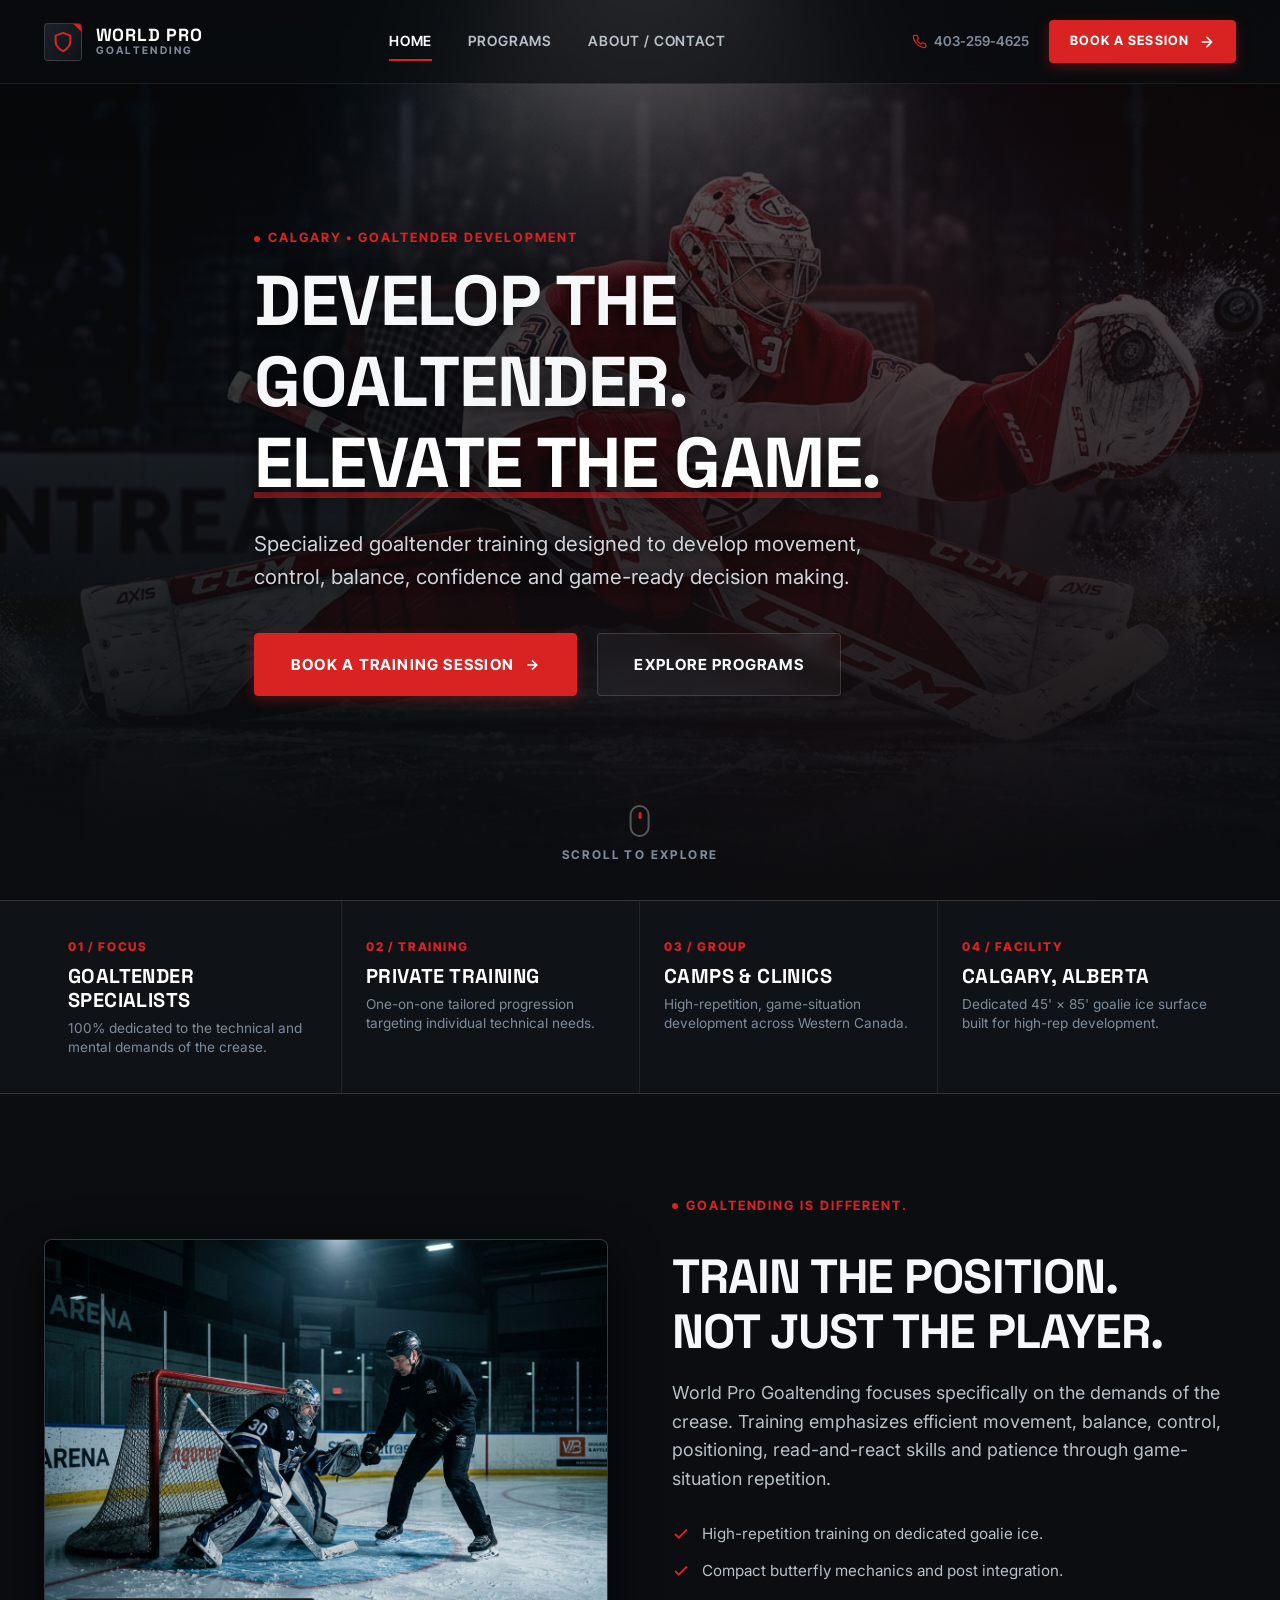
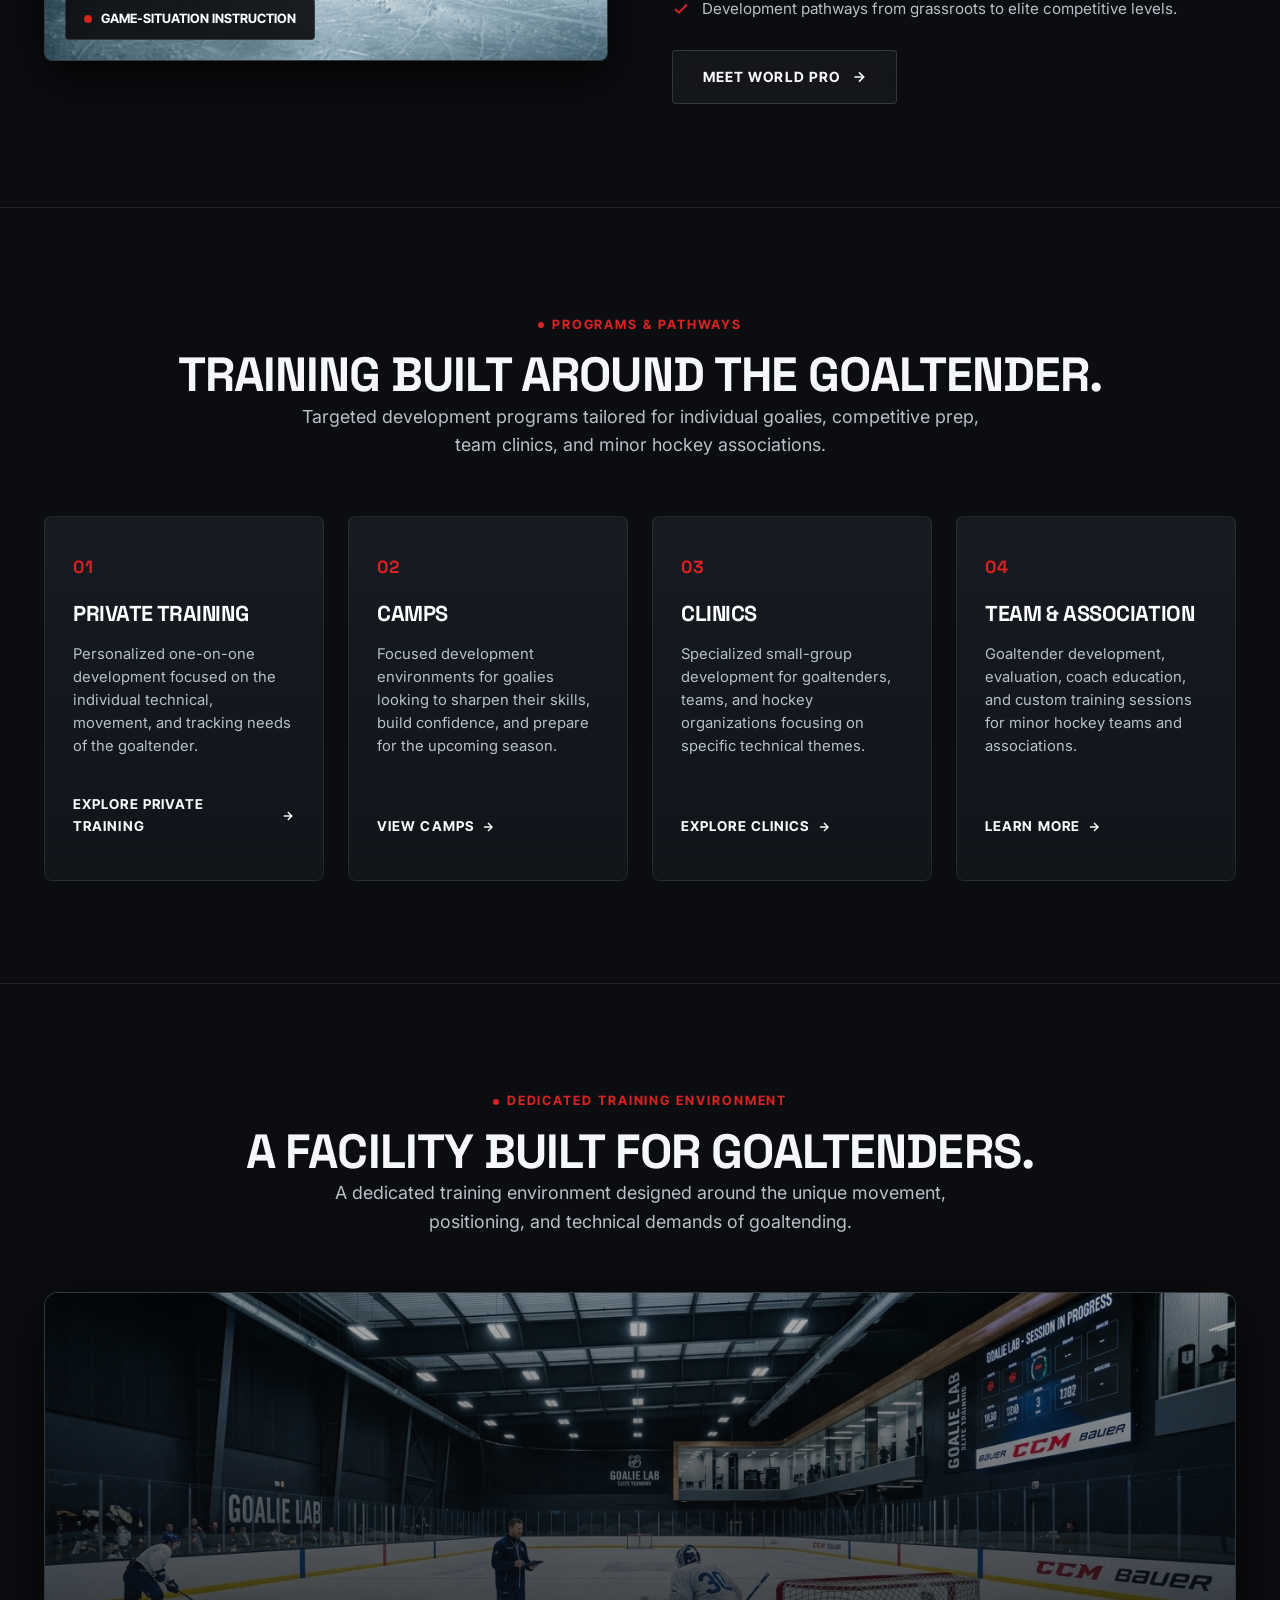
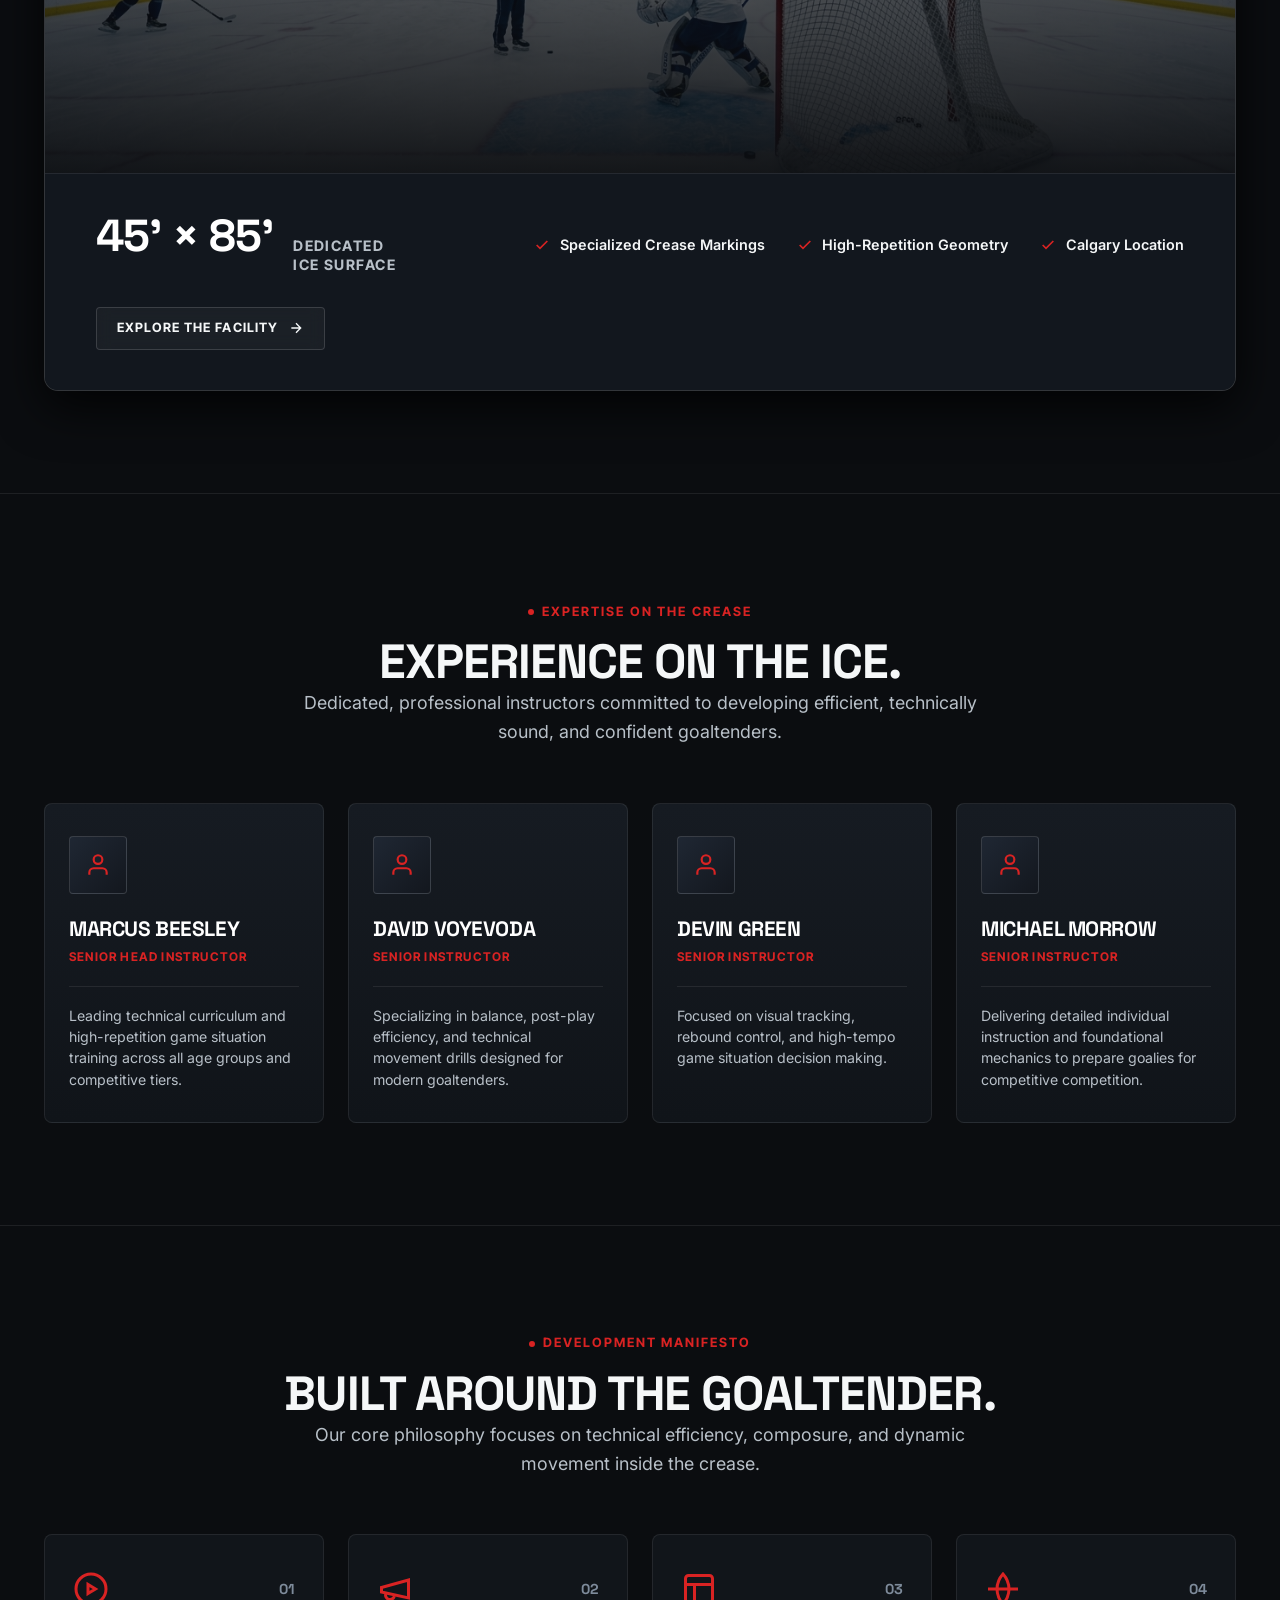
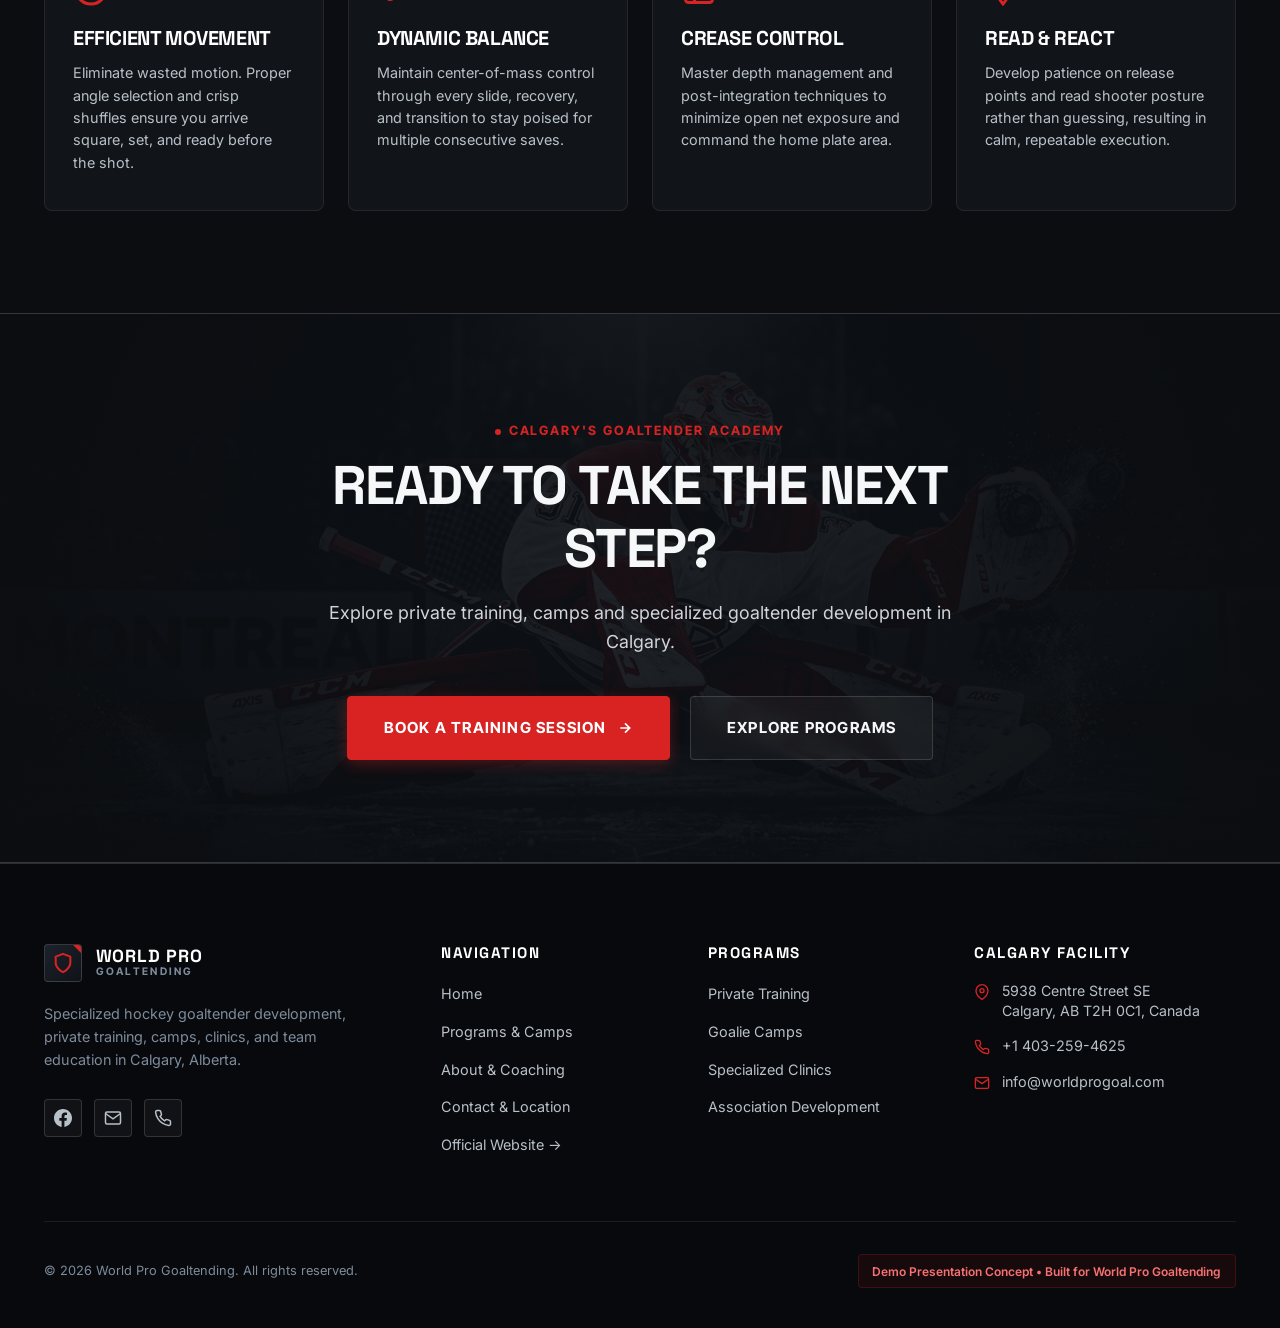
<file: index.html>
<!DOCTYPE html>
<html lang="en">
<head>
  <meta charset="UTF-8">
  <meta name="viewport" content="width=device-width, initial-scale=1.0">
  <title>World Pro Goaltending | Goalie Training in Calgary</title>
  <meta name="description" content="Specialized goaltender training, camps and development programs in Calgary, Alberta for goalies of all skill levels. Focused on efficiency, balance, and game-situation movement.">
  <meta name="keywords" content="World Pro Goaltending, Calgary goalie training, hockey goaltender camps, private goalie lessons Calgary, goalie development Alberta">
  <meta name="author" content="World Pro Goaltending">
  
  <!-- Open Graph Meta -->
  <meta property="og:title" content="World Pro Goaltending | Goalie Training in Calgary">
  <meta property="og:description" content="Specialized goaltender training, camps and development programs in Calgary, Alberta for goalies of all skill levels.">
  <meta property="og:type" content="website">
  <meta property="og:url" content="https://worldprogoal.com/">
  <meta property="og:image" content="./assets/images/hero-goalie.jpg">

  <!-- Google Fonts -->
  <link rel="preconnect" href="https://fonts.googleapis.com">
  <link rel="preconnect" href="https://fonts.gstatic.com" crossorigin>
  <link href="https://fonts.googleapis.com/css2?family=Inter:wght@400;500;600;700&family=Inter+Tight:wght@600;700;800&family=Space+Grotesk:wght@700;800&display=swap" rel="stylesheet">

  <!-- Stylesheet -->
  <link rel="stylesheet" href="./assets/css/style.css">
</head>
<body>

  <!-- ==================== HEADER & NAVIGATION ==================== -->
  <header class="site-header" role="banner">
    <div class="container header-container">
      <!-- Brand Logo -->
      <a href="index.html" class="brand-logo" aria-label="World Pro Goaltending Homepage">
        <div class="brand-icon" aria-hidden="true">
          <svg width="22" height="22" viewBox="0 0 24 24" fill="none" stroke="currentColor" stroke-width="2.2" stroke-linecap="round" stroke-linejoin="round">
            <path d="M12 22s8-4 8-10V5l-8-3-8 3v7c0 6 8 10 8 10z"/>
          </svg>
        </div>
        <div class="brand-text-wrapper">
          <span class="brand-text-main">World Pro</span>
          <span class="brand-text-sub">Goaltending</span>
        </div>
      </a>

      <!-- Desktop Navigation -->
      <nav class="nav-menu-desktop" aria-label="Main Navigation">
        <a href="index.html" class="nav-link active" aria-current="page">Home</a>
        <a href="programs.html" class="nav-link">Programs</a>
        <a href="about.html" class="nav-link">About / Contact</a>
      </nav>

      <!-- Header CTAs -->
      <div class="header-cta-group">
        <a href="tel:+14032594625" class="header-phone-link" aria-label="Call World Pro Goaltending at +1 403-259-4625">
          <svg viewBox="0 0 24 24" fill="none" stroke="currentColor" stroke-width="2" stroke-linecap="round" stroke-linejoin="round">
            <path d="M22 16.92v3a2 2 0 0 1-2.18 2 19.79 19.79 0 0 1-8.63-3.07 19.5 19.5 0 0 1-6-6 19.79 19.79 0 0 1-3.07-8.67A2 2 0 0 1 4.11 2h3a2 2 0 0 1 2 1.72 12.84 12.84 0 0 0 .7 2.81 2 2 0 0 1-.45 2.11L8.09 9.91a16 16 0 0 0 6 6l1.27-1.27a2 2 0 0 1 2.11-.45 12.84 12.84 0 0 0 2.81.7A2 2 0 0 1 22 16.92z"/>
          </svg>
          <span>403-259-4625</span>
        </a>
        <button type="button" class="btn btn-primary btn-sm js-open-booking" data-open-modal="booking">
          <span>Book a Session</span>
          <svg viewBox="0 0 24 24" fill="none" stroke="currentColor" stroke-width="2.5" stroke-linecap="round" stroke-linejoin="round">
            <path d="M5 12h14M12 5l7 7-7 7"/>
          </svg>
        </button>
      </div>

      <!-- Mobile Hamburger Button -->
      <button type="button" class="hamburger-btn" aria-label="Toggle mobile menu" aria-expanded="false">
        <span class="hamburger-line"></span>
        <span class="hamburger-line"></span>
        <span class="hamburger-line"></span>
      </button>
    </div>
  </header>

  <!-- Mobile Navigation Drawer -->
  <div class="drawer-backdrop" aria-hidden="true"></div>
  <aside class="mobile-drawer" aria-label="Mobile Menu">
    <div class="mobile-nav-links">
      <a href="index.html" class="mobile-nav-link active">
        <span>Home</span>
        <svg viewBox="0 0 24 24" fill="none" stroke="currentColor" stroke-width="2"><path d="m9 18 6-6-6-6"/></svg>
      </a>
      <a href="programs.html" class="mobile-nav-link">
        <span>Programs</span>
        <svg viewBox="0 0 24 24" fill="none" stroke="currentColor" stroke-width="2"><path d="m9 18 6-6-6-6"/></svg>
      </a>
      <a href="about.html" class="mobile-nav-link">
        <span>About / Contact</span>
        <svg viewBox="0 0 24 24" fill="none" stroke="currentColor" stroke-width="2"><path d="m9 18 6-6-6-6"/></svg>
      </a>
    </div>

    <div class="mobile-drawer-footer">
      <a href="tel:+14032594625" class="mobile-contact-item">
        <svg viewBox="0 0 24 24" fill="none" stroke="currentColor" stroke-width="2"><path d="M22 16.92v3a2 2 0 0 1-2.18 2 19.79 19.79 0 0 1-8.63-3.07 19.5 19.5 0 0 1-6-6 19.79 19.79 0 0 1-3.07-8.67A2 2 0 0 1 4.11 2h3a2 2 0 0 1 2 1.72 12.84 12.84 0 0 0 .7 2.81 2 2 0 0 1-.45 2.11L8.09 9.91a16 16 0 0 0 6 6l1.27-1.27a2 2 0 0 1 2.11-.45 12.84 12.84 0 0 0 2.81.7A2 2 0 0 1 22 16.92z"/></svg>
        <span>+1 403-259-4625</span>
      </a>
      <a href="mailto:info@worldprogoal.com" class="mobile-contact-item">
        <svg viewBox="0 0 24 24" fill="none" stroke="currentColor" stroke-width="2"><path d="M4 4h16c1.1 0 2 .9 2 2v12c0 1.1-.9 2-2 2H4c-1.1 0-2-.9-2-2V6c0-1.1.9-2 2-2z"/><polyline points="22,6 12,13 2,6"/></svg>
        <span>info@worldprogoal.com</span>
      </a>
      <button type="button" class="btn btn-primary btn-full js-open-booking" data-open-modal="booking">
        <span>Book a Session</span>
      </button>
    </div>
  </aside>

  <!-- ==================== HERO SECTION ==================== -->
  <section class="hero-home" aria-label="Hero Section">
    <div class="hero-bg-container">
      <img src="./assets/images/hero-goalie.jpg" alt="Hockey goaltender making an explosive athletic save on ice with cool arena lighting" class="hero-bg-image" loading="eager">
    </div>
    <div class="hero-overlay"></div>
    <div class="hero-overlay-radial"></div>

    <div class="container hero-content">
      <div class="eyebrow">Calgary • Goaltender Development</div>
      <h1 class="hero-headline">
        Develop The Goaltender.<br>
        <span class="highlight">Elevate The Game.</span>
      </h1>
      <p class="hero-subtext">
        Specialized goaltender training designed to develop movement, control, balance, confidence and game-ready decision making.
      </p>
      <div class="hero-cta-group">
        <button type="button" class="btn btn-primary btn-lg js-open-booking" data-open-modal="booking">
          <span>Book a Training Session</span>
          <svg viewBox="0 0 24 24" fill="none" stroke="currentColor" stroke-width="2.5"><path d="M5 12h14M12 5l7 7-7 7"/></svg>
        </button>
        <a href="programs.html" class="btn btn-secondary btn-lg">
          <span>Explore Programs</span>
        </a>
      </div>
    </div>

    <a href="#positioning" class="scroll-indicator" aria-label="Scroll to positioning section">
      <div class="mouse-icon">
        <div class="mouse-wheel"></div>
      </div>
      <span>Scroll To Explore</span>
    </a>
  </section>

  <!-- ==================== SECTION 3: TRUST / POSITIONING BAR ==================== -->
  <section id="positioning" class="trust-bar" aria-label="World Pro Positioning Highlights">
    <div class="container">
      <div class="trust-grid">
        <div class="trust-item">
          <span class="trust-num">01 / Focus</span>
          <h2 class="trust-title">Goaltender Specialists</h2>
          <p class="trust-desc">100% dedicated to the technical and mental demands of the crease.</p>
        </div>
        <div class="trust-item">
          <span class="trust-num">02 / Training</span>
          <h2 class="trust-title">Private Training</h2>
          <p class="trust-desc">One-on-one tailored progression targeting individual technical needs.</p>
        </div>
        <div class="trust-item">
          <span class="trust-num">03 / Group</span>
          <h2 class="trust-title">Camps & Clinics</h2>
          <p class="trust-desc">High-repetition, game-situation development across Western Canada.</p>
        </div>
        <div class="trust-item">
          <span class="trust-num">04 / Facility</span>
          <h2 class="trust-title">Calgary, Alberta</h2>
          <p class="trust-desc">Dedicated 45' × 85' goalie ice surface built for high-rep development.</p>
        </div>
      </div>
    </div>
  </section>

  <!-- ==================== SECTION 4: INTRODUCTION (SPLIT SCREEN) ==================== -->
  <section class="section-spacing" aria-label="About World Pro Goaltending">
    <div class="container">
      <div class="split-grid">
        <div class="split-image-card">
          <img src="./assets/images/coach-training.jpg" alt="World Pro goaltender coach instructing a goalie in the crease during on-ice practice" loading="lazy">
          <div class="split-image-badge">
            <span class="dot"></span>
            <span>Game-Situation Instruction</span>
          </div>
        </div>
        <div class="split-content">
          <div class="eyebrow">Goaltending is Different.</div>
          <h2>Train the Position.<br>Not Just the Player.</h2>
          <p class="lead-text">
            World Pro Goaltending focuses specifically on the demands of the crease. Training emphasizes efficient movement, balance, control, positioning, read-and-react skills and patience through game-situation repetition.
          </p>
          <div class="feature-list">
            <div class="feature-list-item">
              <svg viewBox="0 0 24 24" fill="none" stroke="currentColor" stroke-width="2.5"><polyline points="20 6 9 17 4 12"/></svg>
              <span>High-repetition training on dedicated goalie ice.</span>
            </div>
            <div class="feature-list-item">
              <svg viewBox="0 0 24 24" fill="none" stroke="currentColor" stroke-width="2.5"><polyline points="20 6 9 17 4 12"/></svg>
              <span>Compact butterfly mechanics and post integration.</span>
            </div>
            <div class="feature-list-item">
              <svg viewBox="0 0 24 24" fill="none" stroke="currentColor" stroke-width="2.5"><polyline points="20 6 9 17 4 12"/></svg>
              <span>Development pathways from grassroots to elite competitive levels.</span>
            </div>
          </div>
          <div>
            <a href="about.html" class="btn btn-secondary">
              <span>Meet World Pro</span>
              <svg viewBox="0 0 24 24" fill="none" stroke="currentColor" stroke-width="2.5"><path d="M5 12h14M12 5l7 7-7 7"/></svg>
            </a>
          </div>
        </div>
      </div>
    </div>
  </section>

  <!-- ==================== SECTION 5: PROGRAMS PREVIEW ==================== -->
  <section class="section-spacing section-divider" aria-label="Development Programs">
    <div class="container">
      <div class="text-center">
        <div class="eyebrow">Programs & Pathways</div>
        <h2>Training Built Around The Goaltender.</h2>
        <p class="lead-text">
          Targeted development programs tailored for individual goalies, competitive prep, team clinics, and minor hockey associations.
        </p>
      </div>

      <div class="programs-grid">
        <!-- 01 Private Training -->
        <div class="program-card">
          <div>
            <div class="program-card-num">01</div>
            <h3 class="program-card-title">Private Training</h3>
            <p class="program-card-desc">
              Personalized one-on-one development focused on the individual technical, movement, and tracking needs of the goaltender.
            </p>
          </div>
          <a href="programs.html#private" class="btn-link">
            <span>Explore Private Training</span>
            <svg viewBox="0 0 24 24" fill="none" stroke="currentColor" stroke-width="2.5"><path d="M5 12h14M12 5l7 7-7 7"/></svg>
          </a>
        </div>

        <!-- 02 Camps -->
        <div class="program-card">
          <div>
            <div class="program-card-num">02</div>
            <h3 class="program-card-title">Camps</h3>
            <p class="program-card-desc">
              Focused development environments for goalies looking to sharpen their skills, build confidence, and prepare for the upcoming season.
            </p>
          </div>
          <a href="programs.html#camps" class="btn-link">
            <span>View Camps</span>
            <svg viewBox="0 0 24 24" fill="none" stroke="currentColor" stroke-width="2.5"><path d="M5 12h14M12 5l7 7-7 7"/></svg>
          </a>
        </div>

        <!-- 03 Clinics -->
        <div class="program-card">
          <div>
            <div class="program-card-num">03</div>
            <h3 class="program-card-title">Clinics</h3>
            <p class="program-card-desc">
              Specialized small-group development for goaltenders, teams, and hockey organizations focusing on specific technical themes.
            </p>
          </div>
          <a href="programs.html#clinics" class="btn-link">
            <span>Explore Clinics</span>
            <svg viewBox="0 0 24 24" fill="none" stroke="currentColor" stroke-width="2.5"><path d="M5 12h14M12 5l7 7-7 7"/></svg>
          </a>
        </div>

        <!-- 04 Team & Association Development -->
        <div class="program-card">
          <div>
            <div class="program-card-num">04</div>
            <h3 class="program-card-title">Team & Association</h3>
            <p class="program-card-desc">
              Goaltender development, evaluation, coach education, and custom training sessions for minor hockey teams and associations.
            </p>
          </div>
          <a href="programs.html#team-association" class="btn-link">
            <span>Learn More</span>
            <svg viewBox="0 0 24 24" fill="none" stroke="currentColor" stroke-width="2.5"><path d="M5 12h14M12 5l7 7-7 7"/></svg>
          </a>
        </div>
      </div>
    </div>
  </section>

  <!-- ==================== SECTION 6: FACILITY ==================== -->
  <section class="section-spacing section-divider" aria-label="Training Facility">
    <div class="container">
      <div class="text-center">
        <div class="eyebrow">Dedicated Training Environment</div>
        <h2>A Facility Built For Goaltenders.</h2>
        <p class="lead-text">
          A dedicated training environment designed around the unique movement, positioning, and technical demands of goaltending.
        </p>
      </div>

      <div class="facility-showcase-box">
        <div class="facility-image-wrapper">
          <img src="./assets/images/facility-rink.jpg" alt="Dedicated 45' x 85' goalie ice training surface at World Pro Goaltending facility" loading="lazy">
          <div class="facility-overlay"></div>
        </div>

        <div class="facility-info-bar">
          <div class="facility-stat-block">
            <div class="facility-stat-metric">45' × 85'</div>
            <div class="facility-stat-label">Dedicated<br><span class="red">Ice Surface</span></div>
          </div>

          <div class="facility-bullets">
            <div class="facility-bullet-item">
              <svg viewBox="0 0 24 24" fill="none" stroke="currentColor" stroke-width="2.5"><polyline points="20 6 9 17 4 12"/></svg>
              <span>Specialized Crease Markings</span>
            </div>
            <div class="facility-bullet-item">
              <svg viewBox="0 0 24 24" fill="none" stroke="currentColor" stroke-width="2.5"><polyline points="20 6 9 17 4 12"/></svg>
              <span>High-Repetition Geometry</span>
            </div>
            <div class="facility-bullet-item">
              <svg viewBox="0 0 24 24" fill="none" stroke="currentColor" stroke-width="2.5"><polyline points="20 6 9 17 4 12"/></svg>
              <span>Calgary Location</span>
            </div>
          </div>

          <div>
            <a href="about.html#facility" class="btn btn-secondary btn-sm">
              <span>Explore The Facility</span>
              <svg viewBox="0 0 24 24" fill="none" stroke="currentColor" stroke-width="2"><path d="M5 12h14M12 5l7 7-7 7"/></svg>
            </a>
          </div>
        </div>
      </div>
    </div>
  </section>

  <!-- ==================== SECTION 7: COACHING ==================== -->
  <section class="section-spacing section-divider" aria-label="Coaching Staff">
    <div class="container">
      <div class="text-center">
        <div class="eyebrow">Expertise On The Crease</div>
        <h2>Experience On The Ice.</h2>
        <p class="lead-text">
          Dedicated, professional instructors committed to developing efficient, technically sound, and confident goaltenders.
        </p>
      </div>

      <div class="coaches-grid">
        <!-- Marcus Beesley -->
        <div class="coach-card">
          <div class="coach-avatar-placeholder">
            <svg viewBox="0 0 24 24" fill="none" stroke="currentColor" stroke-width="2"><path d="M20 21v-2a4 4 0 0 0-4-4H8a4 4 0 0 0-4 4v2"/><circle cx="12" cy="7" r="4"/></svg>
          </div>
          <h3 class="coach-name">Marcus Beesley</h3>
          <span class="coach-role-badge">Senior Head Instructor</span>
          <p class="coach-bio">
            Leading technical curriculum and high-repetition game situation training across all age groups and competitive tiers.
          </p>
        </div>

        <!-- David Voyevoda -->
        <div class="coach-card">
          <div class="coach-avatar-placeholder">
            <svg viewBox="0 0 24 24" fill="none" stroke="currentColor" stroke-width="2"><path d="M20 21v-2a4 4 0 0 0-4-4H8a4 4 0 0 0-4 4v2"/><circle cx="12" cy="7" r="4"/></svg>
          </div>
          <h3 class="coach-name">David Voyevoda</h3>
          <span class="coach-role-badge">Senior Instructor</span>
          <p class="coach-bio">
            Specializing in balance, post-play efficiency, and technical movement drills designed for modern goaltenders.
          </p>
        </div>

        <!-- Devin Green -->
        <div class="coach-card">
          <div class="coach-avatar-placeholder">
            <svg viewBox="0 0 24 24" fill="none" stroke="currentColor" stroke-width="2"><path d="M20 21v-2a4 4 0 0 0-4-4H8a4 4 0 0 0-4 4v2"/><circle cx="12" cy="7" r="4"/></svg>
          </div>
          <h3 class="coach-name">Devin Green</h3>
          <span class="coach-role-badge">Senior Instructor</span>
          <p class="coach-bio">
            Focused on visual tracking, rebound control, and high-tempo game situation decision making.
          </p>
        </div>

        <!-- Michael Morrow -->
        <div class="coach-card">
          <div class="coach-avatar-placeholder">
            <svg viewBox="0 0 24 24" fill="none" stroke="currentColor" stroke-width="2"><path d="M20 21v-2a4 4 0 0 0-4-4H8a4 4 0 0 0-4 4v2"/><circle cx="12" cy="7" r="4"/></svg>
          </div>
          <h3 class="coach-name">Michael Morrow</h3>
          <span class="coach-role-badge">Senior Instructor</span>
          <p class="coach-bio">
            Delivering detailed individual instruction and foundational mechanics to prepare goalies for competitive competition.
          </p>
        </div>
      </div>
    </div>
  </section>

  <!-- ==================== SECTION 8: PHILOSOPHY & PILLARS ==================== -->
  <section class="section-spacing section-divider" aria-label="Development Philosophy">
    <div class="container">
      <div class="text-center">
        <div class="eyebrow">Development Manifesto</div>
        <h2>Built Around The Goaltender.</h2>
        <p class="lead-text">
          Our core philosophy focuses on technical efficiency, composure, and dynamic movement inside the crease.
        </p>
      </div>

      <div class="philosophy-grid">
        <!-- Pillar 1 -->
        <div class="pillar-card">
          <div class="pillar-header">
            <svg class="pillar-icon" viewBox="0 0 24 24" fill="none" stroke="currentColor" stroke-width="2"><circle cx="12" cy="12" r="10"/><path d="m10 15 5-3-5-3v6Z"/></svg>
            <span class="pillar-num">01</span>
          </div>
          <h3 class="pillar-title">Efficient Movement</h3>
          <p class="pillar-desc">
            Eliminate wasted motion. Proper angle selection and crisp shuffles ensure you arrive square, set, and ready before the shot.
          </p>
        </div>

        <!-- Pillar 2 -->
        <div class="pillar-card">
          <div class="pillar-header">
            <svg class="pillar-icon" viewBox="0 0 24 24" fill="none" stroke="currentColor" stroke-width="2"><path d="m3 11 18-5v12L3 14v-3z"/><path d="M11.6 16.8a3 3 0 1 1-5.8-1.6"/></svg>
            <span class="pillar-num">02</span>
          </div>
          <h3 class="pillar-title">Dynamic Balance</h3>
          <p class="pillar-desc">
            Maintain center-of-mass control through every slide, recovery, and transition to stay poised for multiple consecutive saves.
          </p>
        </div>

        <!-- Pillar 3 -->
        <div class="pillar-card">
          <div class="pillar-header">
            <svg class="pillar-icon" viewBox="0 0 24 24" fill="none" stroke="currentColor" stroke-width="2"><rect width="18" height="18" x="3" y="3" rx="2"/><path d="M3 9h18M9 21V9"/></svg>
            <span class="pillar-num">03</span>
          </div>
          <h3 class="pillar-title">Crease Control</h3>
          <p class="pillar-desc">
            Master depth management and post-integration techniques to minimize open net exposure and command the home plate area.
          </p>
        </div>

        <!-- Pillar 4 -->
        <div class="pillar-card">
          <div class="pillar-header">
            <svg class="pillar-icon" viewBox="0 0 24 24" fill="none" stroke="currentColor" stroke-width="2"><path d="M2 12h20M12 2a15.3 15.3 0 0 1 4 10 15.3 15.3 0 0 1-4 10 15.3 15.3 0 0 1-4-10 15.3 15.3 0 0 1 4-10z"/></svg>
            <span class="pillar-num">04</span>
          </div>
          <h3 class="pillar-title">Read & React</h3>
          <p class="pillar-desc">
            Develop patience on release points and read shooter posture rather than guessing, resulting in calm, repeatable execution.
          </p>
        </div>
      </div>
    </div>
  </section>

  <!-- ==================== SECTION 9: FINAL CTA BANNER ==================== -->
  <section class="cta-banner" aria-label="Call to Action">
    <div class="cta-banner-bg" style="background-image: url('./assets/images/hero-goalie.jpg');"></div>
    <div class="cta-banner-overlay"></div>
    <div class="container cta-banner-content">
      <div class="eyebrow" style="justify-content: center;">Calgary's Goaltender Academy</div>
      <h2>Ready To Take The Next Step?</h2>
      <p>
        Explore private training, camps and specialized goaltender development in Calgary.
      </p>
      <div class="cta-banner-buttons">
        <button type="button" class="btn btn-primary btn-lg js-open-booking" data-open-modal="booking">
          <span>Book a Training Session</span>
          <svg viewBox="0 0 24 24" fill="none" stroke="currentColor" stroke-width="2.5"><path d="M5 12h14M12 5l7 7-7 7"/></svg>
        </button>
        <a href="programs.html" class="btn btn-secondary btn-lg">
          <span>Explore Programs</span>
        </a>
      </div>
    </div>
  </section>

  <!-- ==================== SECTION 10: FOOTER ==================== -->
  <footer class="site-footer" role="contentinfo">
    <div class="container">
      <div class="footer-top-grid">
        <!-- Brand & Summary -->
        <div class="footer-brand-col">
          <a href="index.html" class="brand-logo" aria-label="World Pro Goaltending Homepage">
            <div class="brand-icon" aria-hidden="true">
              <svg width="22" height="22" viewBox="0 0 24 24" fill="none" stroke="currentColor" stroke-width="2.2" stroke-linecap="round" stroke-linejoin="round">
                <path d="M12 22s8-4 8-10V5l-8-3-8 3v7c0 6 8 10 8 10z"/>
              </svg>
            </div>
            <div class="brand-text-wrapper">
              <span class="brand-text-main">World Pro</span>
              <span class="brand-text-sub">Goaltending</span>
            </div>
          </a>
          <p class="footer-desc">
            Specialized hockey goaltender development, private training, camps, clinics, and team education in Calgary, Alberta.
          </p>
          <div class="footer-social-row">
            <a href="https://www.facebook.com/worldprogoal" target="_blank" rel="noopener noreferrer" class="social-icon-btn" aria-label="World Pro Goaltending on Facebook">
              <svg width="18" height="18" viewBox="0 0 24 24" fill="currentColor">
                <path d="M24 12.073c0-6.627-5.373-12-12-12s-12 5.373-12 12c0 5.99 4.388 10.954 10.125 11.854v-8.385H7.078v-3.47h3.047V9.43c0-3.007 1.792-4.669 4.533-4.669 1.312 0 2.686.235 2.686.235v2.953H15.83c-1.491 0-1.956.925-1.956 1.874v2.25h3.328l-.532 3.47h-2.796v8.385C19.612 23.027 24 18.062 24 12.073z"/>
              </svg>
            </a>
            <a href="mailto:info@worldprogoal.com" class="social-icon-btn" aria-label="Email World Pro Goaltending">
              <svg width="18" height="18" viewBox="0 0 24 24" fill="none" stroke="currentColor" stroke-width="2"><path d="M4 4h16c1.1 0 2 .9 2 2v12c0 1.1-.9 2-2 2H4c-1.1 0-2-.9-2-2V6c0-1.1.9-2 2-2z"/><polyline points="22,6 12,13 2,6"/></svg>
            </a>
            <a href="tel:+14032594625" class="social-icon-btn" aria-label="Call World Pro Goaltending">
              <svg width="18" height="18" viewBox="0 0 24 24" fill="none" stroke="currentColor" stroke-width="2"><path d="M22 16.92v3a2 2 0 0 1-2.18 2 19.79 19.79 0 0 1-8.63-3.07 19.5 19.5 0 0 1-6-6 19.79 19.79 0 0 1-3.07-8.67A2 2 0 0 1 4.11 2h3a2 2 0 0 1 2 1.72 12.84 12.84 0 0 0 .7 2.81 2 2 0 0 1-.45 2.11L8.09 9.91a16 16 0 0 0 6 6l1.27-1.27a2 2 0 0 1 2.11-.45 12.84 12.84 0 0 0 2.81.7A2 2 0 0 1 22 16.92z"/></svg>
            </a>
          </div>
        </div>

        <!-- Navigation Links -->
        <div>
          <h4 class="footer-col-title">Navigation</h4>
          <ul class="footer-links-list">
            <li><a href="index.html" class="footer-link">Home</a></li>
            <li><a href="programs.html" class="footer-link">Programs & Camps</a></li>
            <li><a href="about.html" class="footer-link">About & Coaching</a></li>
            <li><a href="about.html#contact" class="footer-link">Contact & Location</a></li>
            <li><a href="https://worldprogoal.com/" target="_blank" rel="noopener noreferrer" class="footer-link">Official Website &rarr;</a></li>
          </ul>
        </div>

        <!-- Programs Quick Links -->
        <div>
          <h4 class="footer-col-title">Programs</h4>
          <ul class="footer-links-list">
            <li><a href="programs.html#private" class="footer-link">Private Training</a></li>
            <li><a href="programs.html#camps" class="footer-link">Goalie Camps</a></li>
            <li><a href="programs.html#clinics" class="footer-link">Specialized Clinics</a></li>
            <li><a href="programs.html#team-association" class="footer-link">Association Development</a></li>
          </ul>
        </div>

        <!-- Location & Contact -->
        <div>
          <h4 class="footer-col-title">Calgary Facility</h4>
          <div class="footer-contact-list">
            <div class="footer-contact-item">
              <svg viewBox="0 0 24 24" fill="none" stroke="currentColor" stroke-width="2"><path d="M21 10c0 7-9 13-9 13s-9-6-9-13a9 9 0 0 1 18 0z"/><circle cx="12" cy="10" r="3"/></svg>
              <span>5938 Centre Street SE<br>Calgary, AB T2H 0C1, Canada</span>
            </div>
            <div class="footer-contact-item">
              <svg viewBox="0 0 24 24" fill="none" stroke="currentColor" stroke-width="2"><path d="M22 16.92v3a2 2 0 0 1-2.18 2 19.79 19.79 0 0 1-8.63-3.07 19.5 19.5 0 0 1-6-6 19.79 19.79 0 0 1-3.07-8.67A2 2 0 0 1 4.11 2h3a2 2 0 0 1 2 1.72 12.84 12.84 0 0 0 .7 2.81 2 2 0 0 1-.45 2.11L8.09 9.91a16 16 0 0 0 6 6l1.27-1.27a2 2 0 0 1 2.11-.45 12.84 12.84 0 0 0 2.81.7A2 2 0 0 1 22 16.92z"/></svg>
              <a href="tel:+14032594625" class="footer-link">+1 403-259-4625</a>
            </div>
            <div class="footer-contact-item">
              <svg viewBox="0 0 24 24" fill="none" stroke="currentColor" stroke-width="2"><path d="M4 4h16c1.1 0 2 .9 2 2v12c0 1.1-.9 2-2 2H4c-1.1 0-2-.9-2-2V6c0-1.1.9-2 2-2z"/><polyline points="22,6 12,13 2,6"/></svg>
              <a href="mailto:info@worldprogoal.com" class="footer-link">info@worldprogoal.com</a>
            </div>
          </div>
        </div>
      </div>

      <div class="footer-bottom">
        <p>&copy; <span id="currentYear">2026</span> World Pro Goaltending. All rights reserved.</p>
        <div class="footer-demo-notice">
          Demo Presentation Concept • Built for World Pro Goaltending
        </div>
      </div>
    </div>
  </footer>

  <!-- ==================== BOOKING / INQUIRY MODAL ==================== -->
  <div id="bookingModal" class="modal-backdrop" aria-hidden="true" role="dialog" aria-modal="true" aria-labelledby="modalTitle">
    <div class="modal-container">
      <div class="modal-header">
        <div>
          <div class="eyebrow" style="margin-bottom: 0.25rem;">World Pro Goaltending</div>
          <h3 id="modalTitle" class="modal-title">Book A Session / Inquiry</h3>
        </div>
        <button type="button" class="modal-close-btn js-close-modal" aria-label="Close modal">
          <svg width="20" height="20" viewBox="0 0 24 24" fill="none" stroke="currentColor" stroke-width="2.5"><line x1="18" y1="6" x2="6" y2="18"/><line x1="6" y1="6" x2="18" y2="18"/></svg>
        </button>
      </div>

      <div class="modal-body">
        <form data-validate="true" novalidate>
          <div class="form-grid">
            <div class="form-group">
              <label for="modalName" class="form-label">Full Name *</label>
              <input type="text" id="modalName" class="form-input" placeholder="e.g. Connor Smith" required>
              <span class="form-error">Please enter your name.</span>
            </div>

            <div class="form-group">
              <label for="modalEmail" class="form-label">Email Address *</label>
              <input type="email" id="modalEmail" class="form-input" placeholder="name@example.com" required>
              <span class="form-error">Please enter a valid email address.</span>
            </div>

            <div class="form-group">
              <label for="modalPhone" class="form-label">Phone Number *</label>
              <input type="tel" id="modalPhone" class="form-input" placeholder="403-000-0000" required>
              <span class="form-error">Please enter your phone number.</span>
            </div>

            <div class="form-group">
              <label for="modalProgramSelect" class="form-label">Program of Interest *</label>
              <select id="modalProgramSelect" class="form-select" required>
                <option value="private-training">Private Training</option>
                <option value="camps">Camps & Clinics</option>
                <option value="team-association">Team / Association Training</option>
                <option value="general-inquiry">General Inquiry</option>
              </select>
            </div>

            <div class="form-group full-width">
              <label for="modalMessage" class="form-label">Goalie Age / Experience / Notes</label>
              <textarea id="modalMessage" class="form-textarea" placeholder="Tell us about the goalie's current level, age group, or specific training focus..."></textarea>
            </div>
          </div>

          <div style="margin-top: 1.5rem;">
            <button type="submit" class="btn btn-primary btn-full btn-lg">
              <span>Send Training Inquiry</span>
              <svg viewBox="0 0 24 24" fill="none" stroke="currentColor" stroke-width="2.5"><path d="M5 12h14M12 5l7 7-7 7"/></svg>
            </button>
            <p class="form-note text-center">
              Direct inquiries can also be made by phone at <a href="tel:+14032594625" style="color:var(--text-primary); text-decoration:underline;">+1 403-259-4625</a>.
            </p>
          </div>
        </form>
      </div>
    </div>
  </div>

  <!-- Main JavaScript -->
  <script src="./assets/js/main.js"></script>
</body>
</html>
</file>
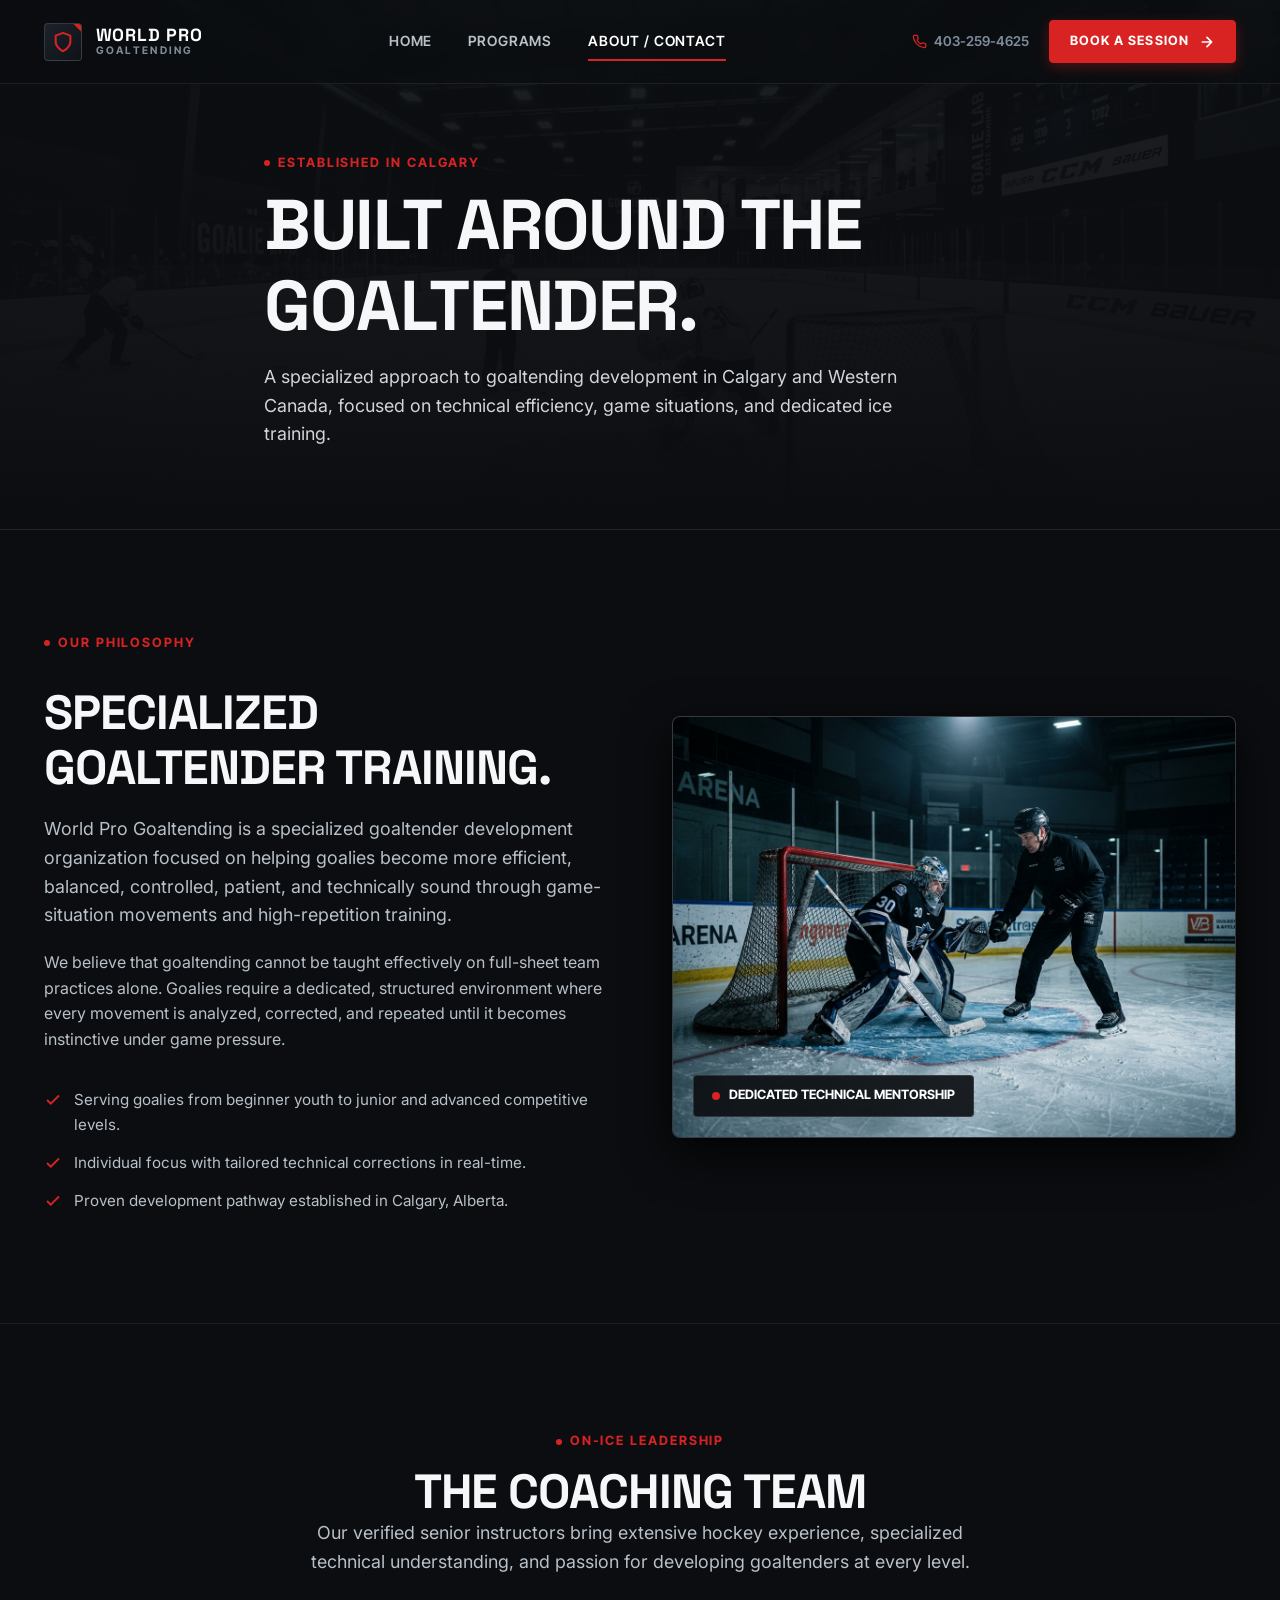
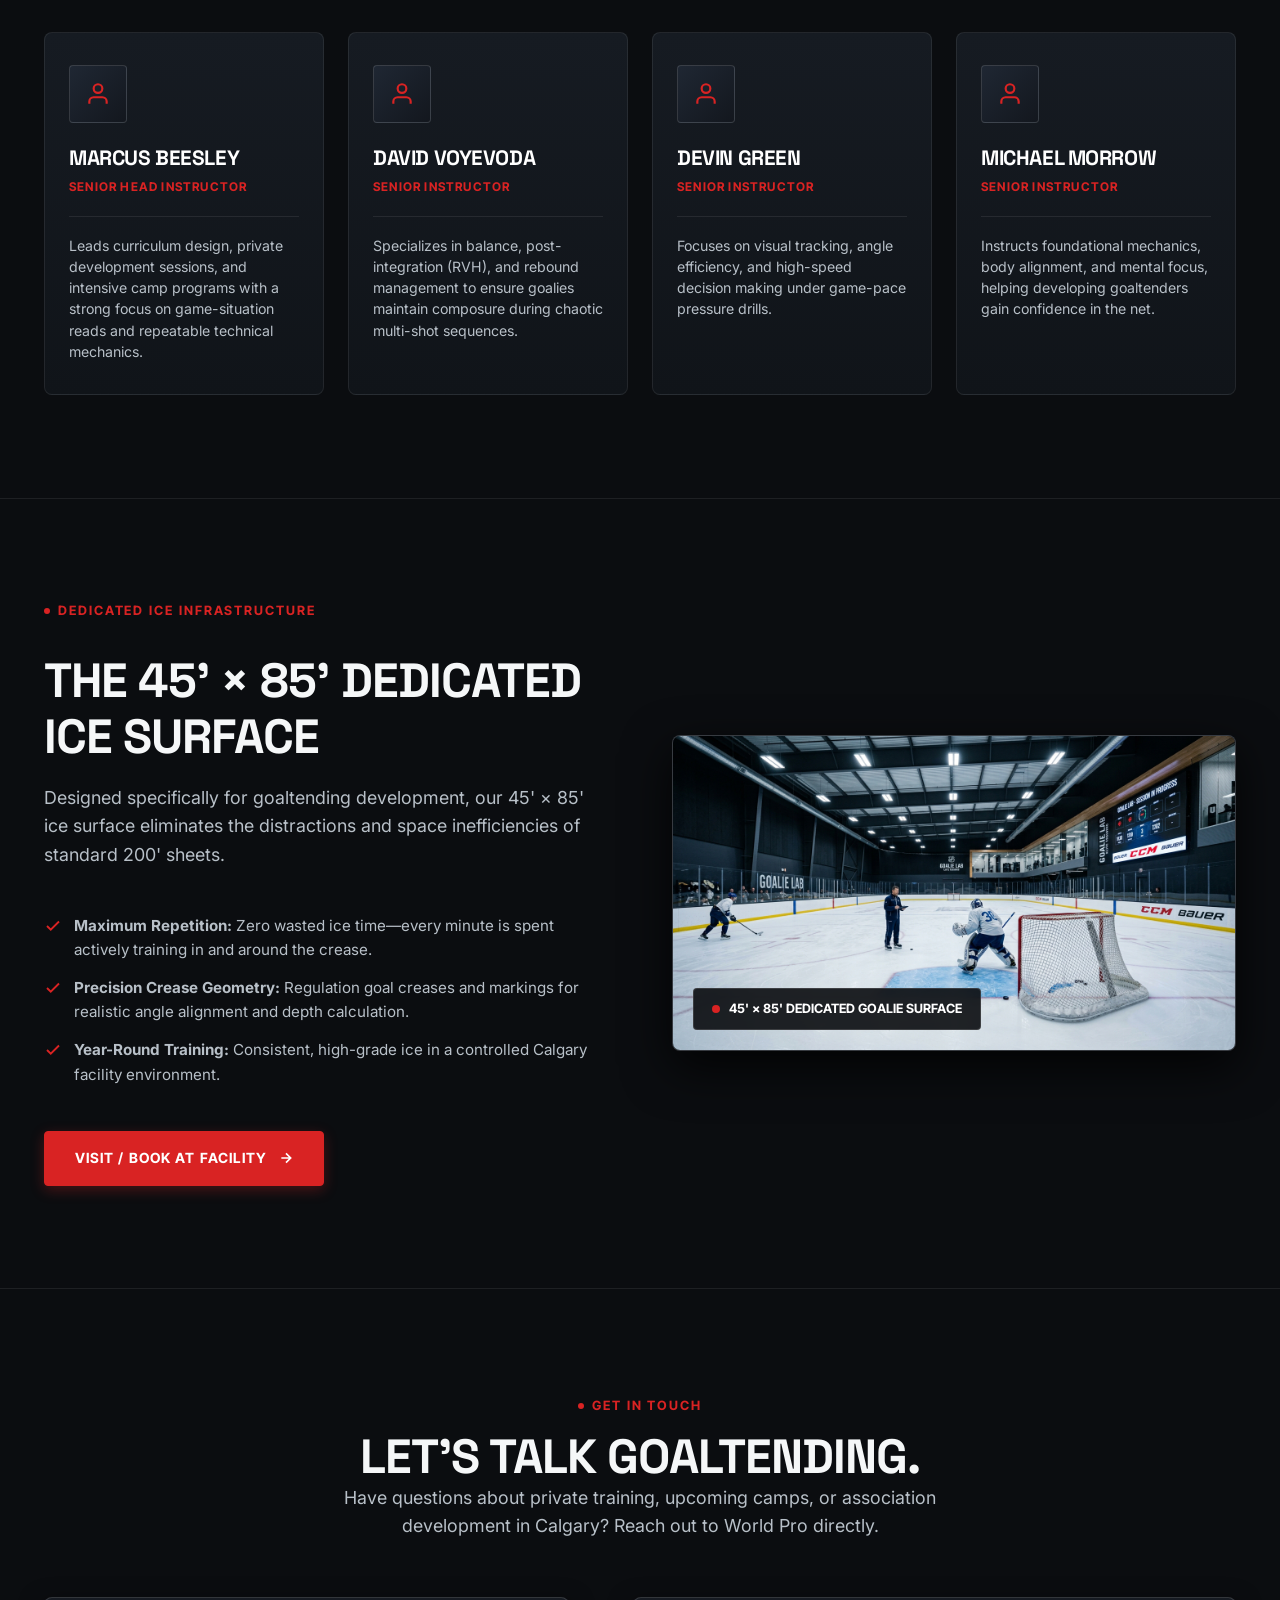
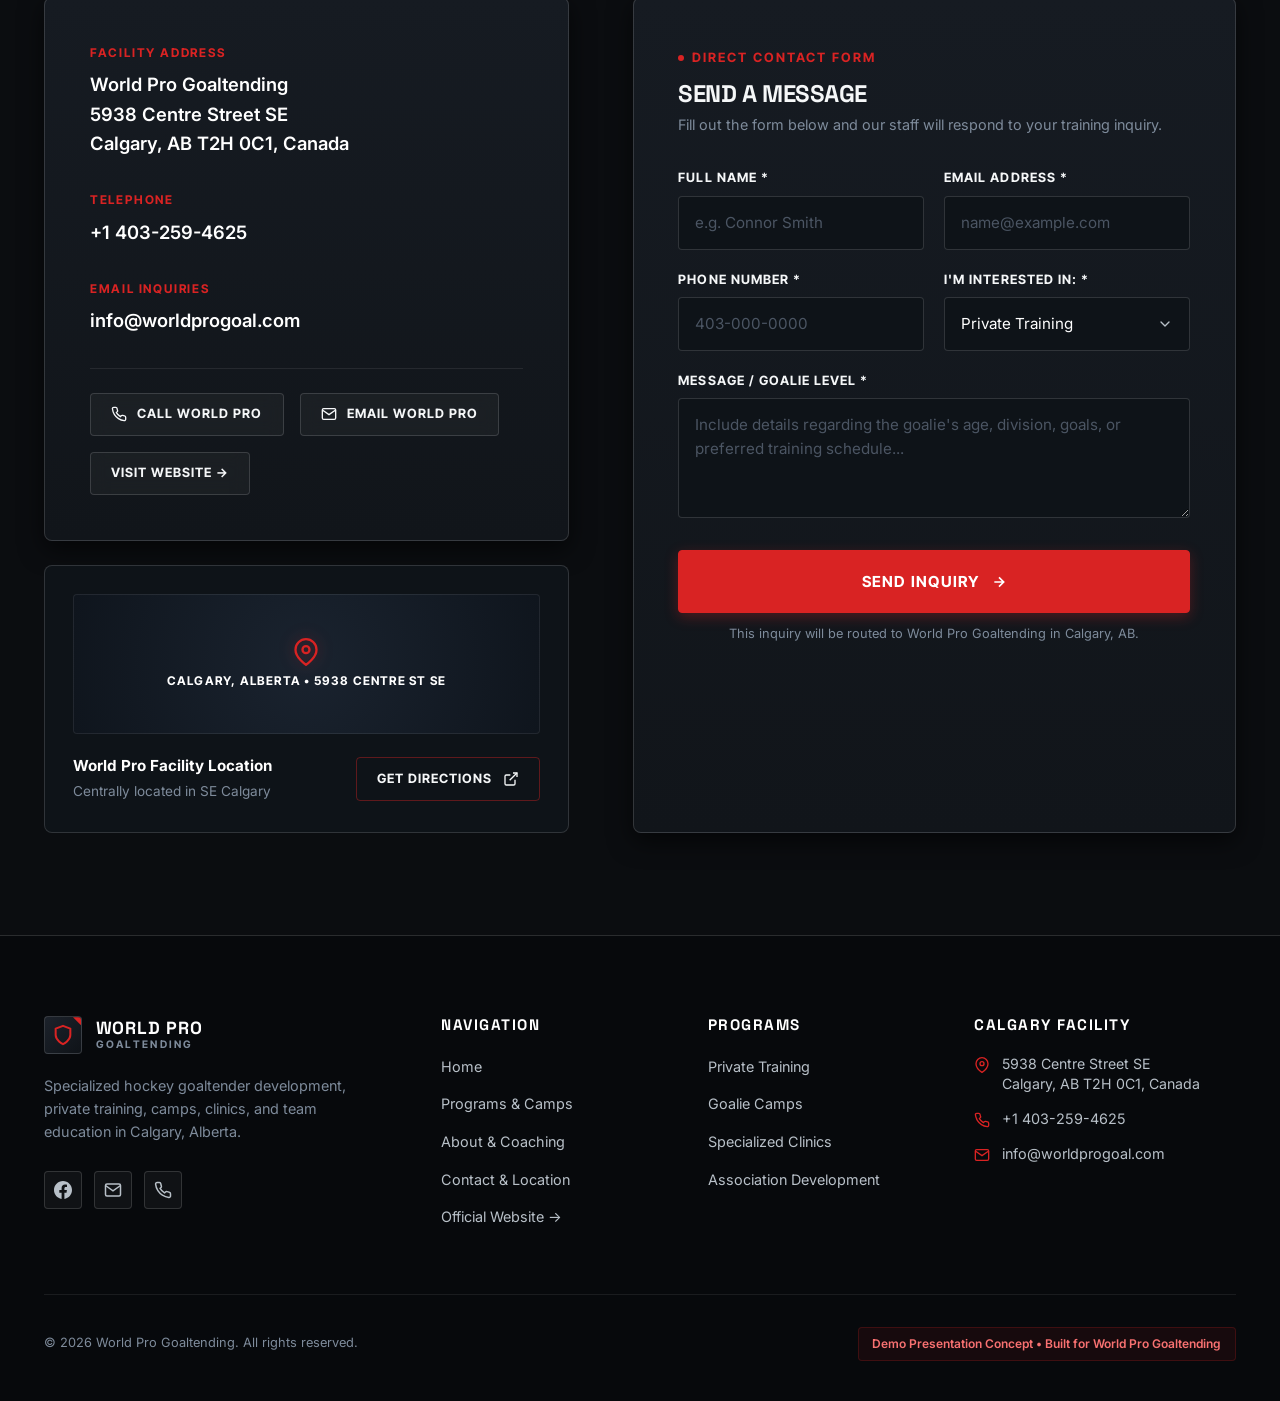
<file: about.html>
<!DOCTYPE html>
<html lang="en">
<head>
  <meta charset="UTF-8">
  <meta name="viewport" content="width=device-width, initial-scale=1.0">
  <title>About World Pro Goaltending | Calgary Goalie Development</title>
  <meta name="description" content="Learn about World Pro Goaltending in Calgary, our dedicated 45' x 85' goalie ice facility, senior coaching staff, and contact information.">
  <meta name="keywords" content="World Pro Goaltending Calgary, goalie coaches Calgary, dedicated goalie rink Calgary, Marcus Beesley, goalie development Alberta">
  <meta name="author" content="World Pro Goaltending">
  
  <!-- Open Graph Meta -->
  <meta property="og:title" content="About World Pro Goaltending | Calgary Goalie Development">
  <meta property="og:description" content="Specialized goaltender training, 45' x 85' dedicated ice surface, and senior coaching staff in Calgary, AB.">
  <meta property="og:type" content="website">
  <meta property="og:url" content="https://worldprogoal.com/">
  <meta property="og:image" content="./assets/images/facility-rink.jpg">

  <!-- Google Fonts -->
  <link rel="preconnect" href="https://fonts.googleapis.com">
  <link rel="preconnect" href="https://fonts.gstatic.com" crossorigin>
  <link href="https://fonts.googleapis.com/css2?family=Inter:wght@400;500;600;700&family=Inter+Tight:wght@600;700;800&family=Space+Grotesk:wght@700;800&display=swap" rel="stylesheet">

  <!-- Stylesheet -->
  <link rel="stylesheet" href="./assets/css/style.css">
</head>
<body>

  <!-- ==================== HEADER & NAVIGATION ==================== -->
  <header class="site-header" role="banner">
    <div class="container header-container">
      <a href="index.html" class="brand-logo" aria-label="World Pro Goaltending Homepage">
        <div class="brand-icon" aria-hidden="true">
          <svg width="22" height="22" viewBox="0 0 24 24" fill="none" stroke="currentColor" stroke-width="2.2" stroke-linecap="round" stroke-linejoin="round">
            <path d="M12 22s8-4 8-10V5l-8-3-8 3v7c0 6 8 10 8 10z"/>
          </svg>
        </div>
        <div class="brand-text-wrapper">
          <span class="brand-text-main">World Pro</span>
          <span class="brand-text-sub">Goaltending</span>
        </div>
      </a>

      <!-- Desktop Navigation -->
      <nav class="nav-menu-desktop" aria-label="Main Navigation">
        <a href="index.html" class="nav-link">Home</a>
        <a href="programs.html" class="nav-link">Programs</a>
        <a href="about.html" class="nav-link active" aria-current="page">About / Contact</a>
      </nav>

      <!-- Header CTAs -->
      <div class="header-cta-group">
        <a href="tel:+14032594625" class="header-phone-link" aria-label="Call World Pro Goaltending at +1 403-259-4625">
          <svg viewBox="0 0 24 24" fill="none" stroke="currentColor" stroke-width="2" stroke-linecap="round" stroke-linejoin="round">
            <path d="M22 16.92v3a2 2 0 0 1-2.18 2 19.79 19.79 0 0 1-8.63-3.07 19.5 19.5 0 0 1-6-6 19.79 19.79 0 0 1-3.07-8.67A2 2 0 0 1 4.11 2h3a2 2 0 0 1 2 1.72 12.84 12.84 0 0 0 .7 2.81 2 2 0 0 1-.45 2.11L8.09 9.91a16 16 0 0 0 6 6l1.27-1.27a2 2 0 0 1 2.11-.45 12.84 12.84 0 0 0 2.81.7A2 2 0 0 1 22 16.92z"/>
          </svg>
          <span>403-259-4625</span>
        </a>
        <button type="button" class="btn btn-primary btn-sm js-open-booking" data-open-modal="booking">
          <span>Book a Session</span>
          <svg viewBox="0 0 24 24" fill="none" stroke="currentColor" stroke-width="2.5" stroke-linecap="round" stroke-linejoin="round">
            <path d="M5 12h14M12 5l7 7-7 7"/>
          </svg>
        </button>
      </div>

      <!-- Mobile Hamburger Button -->
      <button type="button" class="hamburger-btn" aria-label="Toggle mobile menu" aria-expanded="false">
        <span class="hamburger-line"></span>
        <span class="hamburger-line"></span>
        <span class="hamburger-line"></span>
      </button>
    </div>
  </header>

  <!-- Mobile Navigation Drawer -->
  <div class="drawer-backdrop" aria-hidden="true"></div>
  <aside class="mobile-drawer" aria-label="Mobile Menu">
    <div class="mobile-nav-links">
      <a href="index.html" class="mobile-nav-link">
        <span>Home</span>
        <svg viewBox="0 0 24 24" fill="none" stroke="currentColor" stroke-width="2"><path d="m9 18 6-6-6-6"/></svg>
      </a>
      <a href="programs.html" class="mobile-nav-link">
        <span>Programs</span>
        <svg viewBox="0 0 24 24" fill="none" stroke="currentColor" stroke-width="2"><path d="m9 18 6-6-6-6"/></svg>
      </a>
      <a href="about.html" class="mobile-nav-link active">
        <span>About / Contact</span>
        <svg viewBox="0 0 24 24" fill="none" stroke="currentColor" stroke-width="2"><path d="m9 18 6-6-6-6"/></svg>
      </a>
    </div>

    <div class="mobile-drawer-footer">
      <a href="tel:+14032594625" class="mobile-contact-item">
        <svg viewBox="0 0 24 24" fill="none" stroke="currentColor" stroke-width="2"><path d="M22 16.92v3a2 2 0 0 1-2.18 2 19.79 19.79 0 0 1-8.63-3.07 19.5 19.5 0 0 1-6-6 19.79 19.79 0 0 1-3.07-8.67A2 2 0 0 1 4.11 2h3a2 2 0 0 1 2 1.72 12.84 12.84 0 0 0 .7 2.81 2 2 0 0 1-.45 2.11L8.09 9.91a16 16 0 0 0 6 6l1.27-1.27a2 2 0 0 1 2.11-.45 12.84 12.84 0 0 0 2.81.7A2 2 0 0 1 22 16.92z"/></svg>
        <span>+1 403-259-4625</span>
      </a>
      <a href="mailto:info@worldprogoal.com" class="mobile-contact-item">
        <svg viewBox="0 0 24 24" fill="none" stroke="currentColor" stroke-width="2"><path d="M4 4h16c1.1 0 2 .9 2 2v12c0 1.1-.9 2-2 2H4c-1.1 0-2-.9-2-2V6c0-1.1.9-2 2-2z"/><polyline points="22,6 12,13 2,6"/></svg>
        <span>info@worldprogoal.com</span>
      </a>
      <button type="button" class="btn btn-primary btn-full js-open-booking" data-open-modal="booking">
        <span>Book a Session</span>
      </button>
    </div>
  </aside>

  <!-- ==================== HERO SECTION ==================== -->
  <section class="page-hero" aria-label="About Hero">
    <div class="page-hero-bg" style="background-image: url('./assets/images/facility-rink.jpg');"></div>
    <div class="page-hero-overlay"></div>
    <div class="container page-hero-content">
      <div class="eyebrow">Established in Calgary</div>
      <h1>Built Around The Goaltender.</h1>
      <p class="lead-text" style="color: #D1D5DB; margin-top: 1rem;">
        A specialized approach to goaltending development in Calgary and Western Canada, focused on technical efficiency, game situations, and dedicated ice training.
      </p>
    </div>
  </section>

  <!-- ==================== ABOUT & PHILOSOPHY SECTION ==================== -->
  <section class="section-spacing" aria-label="About World Pro Goaltending">
    <div class="container">
      <div class="split-grid">
        <div class="split-content">
          <div class="eyebrow">Our Philosophy</div>
          <h2>Specialized Goaltender Training.</h2>
          <p class="lead-text">
            World Pro Goaltending is a specialized goaltender development organization focused on helping goalies become more efficient, balanced, controlled, patient, and technically sound through game-situation movements and high-repetition training.
          </p>
          <p style="color: var(--text-secondary); line-height: 1.6;">
            We believe that goaltending cannot be taught effectively on full-sheet team practices alone. Goalies require a dedicated, structured environment where every movement is analyzed, corrected, and repeated until it becomes instinctive under game pressure.
          </p>
          <div class="feature-list" style="margin-top: 1rem;">
            <div class="feature-list-item">
              <svg viewBox="0 0 24 24" fill="none" stroke="currentColor" stroke-width="2.5"><polyline points="20 6 9 17 4 12"/></svg>
              <span>Serving goalies from beginner youth to junior and advanced competitive levels.</span>
            </div>
            <div class="feature-list-item">
              <svg viewBox="0 0 24 24" fill="none" stroke="currentColor" stroke-width="2.5"><polyline points="20 6 9 17 4 12"/></svg>
              <span>Individual focus with tailored technical corrections in real-time.</span>
            </div>
            <div class="feature-list-item">
              <svg viewBox="0 0 24 24" fill="none" stroke="currentColor" stroke-width="2.5"><polyline points="20 6 9 17 4 12"/></svg>
              <span>Proven development pathway established in Calgary, Alberta.</span>
            </div>
          </div>
        </div>

        <div class="split-image-card">
          <img src="./assets/images/coach-training.jpg" alt="World Pro goaltending instructor working on crease angles with athlete" loading="lazy">
          <div class="split-image-badge">
            <span class="dot"></span>
            <span>Dedicated Technical Mentorship</span>
          </div>
        </div>
      </div>
    </div>
  </section>

  <!-- ==================== COACHING STAFF SECTION ==================== -->
  <section class="section-spacing section-divider" aria-label="Coaching Staff">
    <div class="container">
      <div class="text-center">
        <div class="eyebrow">On-Ice Leadership</div>
        <h2>The Coaching Team</h2>
        <p class="lead-text">
          Our verified senior instructors bring extensive hockey experience, specialized technical understanding, and passion for developing goaltenders at every level.
        </p>
      </div>

      <div class="coaches-grid">
        <!-- Marcus Beesley -->
        <div class="coach-card">
          <div class="coach-avatar-placeholder">
            <svg viewBox="0 0 24 24" fill="none" stroke="currentColor" stroke-width="2"><path d="M20 21v-2a4 4 0 0 0-4-4H8a4 4 0 0 0-4 4v2"/><circle cx="12" cy="7" r="4"/></svg>
          </div>
          <h3 class="coach-name">Marcus Beesley</h3>
          <span class="coach-role-badge">Senior Head Instructor</span>
          <p class="coach-bio">
            Leads curriculum design, private development sessions, and intensive camp programs with a strong focus on game-situation reads and repeatable technical mechanics.
          </p>
        </div>

        <!-- David Voyevoda -->
        <div class="coach-card">
          <div class="coach-avatar-placeholder">
            <svg viewBox="0 0 24 24" fill="none" stroke="currentColor" stroke-width="2"><path d="M20 21v-2a4 4 0 0 0-4-4H8a4 4 0 0 0-4 4v2"/><circle cx="12" cy="7" r="4"/></svg>
          </div>
          <h3 class="coach-name">David Voyevoda</h3>
          <span class="coach-role-badge">Senior Instructor</span>
          <p class="coach-bio">
            Specializes in balance, post-integration (RVH), and rebound management to ensure goalies maintain composure during chaotic multi-shot sequences.
          </p>
        </div>

        <!-- Devin Green -->
        <div class="coach-card">
          <div class="coach-avatar-placeholder">
            <svg viewBox="0 0 24 24" fill="none" stroke="currentColor" stroke-width="2"><path d="M20 21v-2a4 4 0 0 0-4-4H8a4 4 0 0 0-4 4v2"/><circle cx="12" cy="7" r="4"/></svg>
          </div>
          <h3 class="coach-name">Devin Green</h3>
          <span class="coach-role-badge">Senior Instructor</span>
          <p class="coach-bio">
            Focuses on visual tracking, angle efficiency, and high-speed decision making under game-pace pressure drills.
          </p>
        </div>

        <!-- Michael Morrow -->
        <div class="coach-card">
          <div class="coach-avatar-placeholder">
            <svg viewBox="0 0 24 24" fill="none" stroke="currentColor" stroke-width="2"><path d="M20 21v-2a4 4 0 0 0-4-4H8a4 4 0 0 0-4 4v2"/><circle cx="12" cy="7" r="4"/></svg>
          </div>
          <h3 class="coach-name">Michael Morrow</h3>
          <span class="coach-role-badge">Senior Instructor</span>
          <p class="coach-bio">
            Instructs foundational mechanics, body alignment, and mental focus, helping developing goaltenders gain confidence in the net.
          </p>
        </div>
      </div>
    </div>
  </section>

  <!-- ==================== FACILITY SECTION ==================== -->
  <section id="facility" class="section-spacing section-divider" aria-label="Facility Details">
    <div class="container">
      <div class="split-grid reversed">
        <div class="split-content">
          <div class="eyebrow">Dedicated Ice Infrastructure</div>
          <h2>The 45' × 85' Dedicated Ice Surface</h2>
          <p class="lead-text">
            Designed specifically for goaltending development, our 45' × 85' ice surface eliminates the distractions and space inefficiencies of standard 200' sheets.
          </p>
          <div class="feature-list" style="margin: 1.5rem 0;">
            <div class="feature-list-item">
              <svg viewBox="0 0 24 24" fill="none" stroke="currentColor" stroke-width="2.5"><polyline points="20 6 9 17 4 12"/></svg>
              <span><strong>Maximum Repetition:</strong> Zero wasted ice time—every minute is spent actively training in and around the crease.</span>
            </div>
            <div class="feature-list-item">
              <svg viewBox="0 0 24 24" fill="none" stroke="currentColor" stroke-width="2.5"><polyline points="20 6 9 17 4 12"/></svg>
              <span><strong>Precision Crease Geometry:</strong> Regulation goal creases and markings for realistic angle alignment and depth calculation.</span>
            </div>
            <div class="feature-list-item">
              <svg viewBox="0 0 24 24" fill="none" stroke="currentColor" stroke-width="2.5"><polyline points="20 6 9 17 4 12"/></svg>
              <span><strong>Year-Round Training:</strong> Consistent, high-grade ice in a controlled Calgary facility environment.</span>
            </div>
          </div>
          <div>
            <a href="#contact" class="btn btn-primary">
              <span>Visit / Book At Facility</span>
              <svg viewBox="0 0 24 24" fill="none" stroke="currentColor" stroke-width="2.5"><path d="M5 12h14M12 5l7 7-7 7"/></svg>
            </a>
          </div>
        </div>

        <div class="split-image-card">
          <img src="./assets/images/facility-rink.jpg" alt="Dedicated 45' x 85' ice surface at World Pro Goaltending Calgary" loading="lazy">
          <div class="split-image-badge">
            <span class="dot"></span>
            <span>45' × 85' Dedicated Goalie Surface</span>
          </div>
        </div>
      </div>
    </div>
  </section>

  <!-- ==================== CONTACT & LOCATION SECTION ==================== -->
  <section id="contact" class="section-spacing section-divider" aria-label="Contact and Location">
    <div class="container">
      <div class="text-center">
        <div class="eyebrow">Get In Touch</div>
        <h2>Let's Talk Goaltending.</h2>
        <p class="lead-text">
          Have questions about private training, upcoming camps, or association development in Calgary? Reach out to World Pro directly.
        </p>
      </div>

      <div class="contact-layout">
        <!-- Left Column: Contact & Location Info -->
        <div>
          <div class="contact-info-card">
            <!-- Address Block -->
            <div class="contact-detail-block">
              <span class="contact-detail-label">Facility Address</span>
              <div class="contact-detail-value">
                World Pro Goaltending<br>
                5938 Centre Street SE<br>
                Calgary, AB T2H 0C1, Canada
              </div>
            </div>

            <!-- Phone Block -->
            <div class="contact-detail-block">
              <span class="contact-detail-label">Telephone</span>
              <div class="contact-detail-value">
                <a href="tel:+14032594625" aria-label="Call +1 403-259-4625">+1 403-259-4625</a>
              </div>
            </div>

            <!-- Email Block -->
            <div class="contact-detail-block">
              <span class="contact-detail-label">Email Inquiries</span>
              <div class="contact-detail-value">
                <a href="mailto:info@worldprogoal.com" aria-label="Send email to info@worldprogoal.com">info@worldprogoal.com</a>
              </div>
            </div>

            <!-- Meta Quick Actions -->
            <div class="contact-meta-row">
              <a href="tel:+14032594625" class="btn btn-secondary btn-sm">
                <svg width="15" height="15" viewBox="0 0 24 24" fill="none" stroke="currentColor" stroke-width="2"><path d="M22 16.92v3a2 2 0 0 1-2.18 2 19.79 19.79 0 0 1-8.63-3.07 19.5 19.5 0 0 1-6-6 19.79 19.79 0 0 1-3.07-8.67A2 2 0 0 1 4.11 2h3a2 2 0 0 1 2 1.72 12.84 12.84 0 0 0 .7 2.81 2 2 0 0 1-.45 2.11L8.09 9.91a16 16 0 0 0 6 6l1.27-1.27a2 2 0 0 1 2.11-.45 12.84 12.84 0 0 0 2.81.7A2 2 0 0 1 22 16.92z"/></svg>
                <span>Call World Pro</span>
              </a>
              <a href="mailto:info@worldprogoal.com" class="btn btn-secondary btn-sm">
                <svg width="15" height="15" viewBox="0 0 24 24" fill="none" stroke="currentColor" stroke-width="2"><path d="M4 4h16c1.1 0 2 .9 2 2v12c0 1.1-.9 2-2 2H4c-1.1 0-2-.9-2-2V6c0-1.1.9-2 2-2z"/><polyline points="22,6 12,13 2,6"/></svg>
                <span>Email World Pro</span>
              </a>
              <a href="https://worldprogoal.com/" target="_blank" rel="noopener noreferrer" class="btn btn-secondary btn-sm">
                <span>Visit Website &rarr;</span>
              </a>
            </div>
          </div>

          <!-- Location Map Visual Card -->
          <div class="map-visual-card">
            <div class="map-rink-graphic">
              <div class="map-pin-pulse">
                <svg viewBox="0 0 24 24" fill="none" stroke="currentColor" stroke-width="2"><path d="M21 10c0 7-9 13-9 13s-9-6-9-13a9 9 0 0 1 18 0z"/><circle cx="12" cy="10" r="3"/></svg>
                <span>Calgary, Alberta • 5938 Centre St SE</span>
              </div>
            </div>
            <div style="display:flex; justify-content:space-between; align-items:center; flex-wrap:wrap; gap:1rem;">
              <div>
                <strong style="color:#FFFFFF; font-size:0.95rem; display:block;">World Pro Facility Location</strong>
                <span style="font-size:0.85rem; color:var(--text-muted);">Centrally located in SE Calgary</span>
              </div>
              <a href="https://www.google.com/maps/search/?api=1&query=World+Pro+Goaltending+5938+Centre+Street+SE+Calgary+AB+T2H+0C1" target="_blank" rel="noopener noreferrer" class="btn btn-outline-red btn-sm">
                <span>Get Directions</span>
                <svg viewBox="0 0 24 24" fill="none" stroke="currentColor" stroke-width="2"><path d="M18 13v6a2 2 0 0 1-2 2H5a2 2 0 0 1-2-2V8a2 2 0 0 1 2-2h6"/><polyline points="15 3 21 3 21 9"/><line x1="10" y1="14" x2="21" y2="3"/></svg>
              </a>
            </div>
          </div>
        </div>

        <!-- Right Column: Interactive Inquiry Form -->
        <div class="form-card">
          <div style="margin-bottom: 2rem;">
            <div class="eyebrow">Direct Contact Form</div>
            <h3 style="font-size: 1.5rem; text-transform: uppercase;">Send A Message</h3>
            <p style="font-size: 0.9rem; color: var(--text-muted); margin-top: 0.35rem;">
              Fill out the form below and our staff will respond to your training inquiry.
            </p>
          </div>

          <form data-validate="true" novalidate>
            <div class="form-grid">
              <div class="form-group">
                <label for="contactName" class="form-label">Full Name *</label>
                <input type="text" id="contactName" class="form-input" placeholder="e.g. Connor Smith" required>
                <span class="form-error">Please enter your full name.</span>
              </div>

              <div class="form-group">
                <label for="contactEmail" class="form-label">Email Address *</label>
                <input type="email" id="contactEmail" class="form-input" placeholder="name@example.com" required>
                <span class="form-error">Please enter a valid email address.</span>
              </div>

              <div class="form-group">
                <label for="contactPhone" class="form-label">Phone Number *</label>
                <input type="tel" id="contactPhone" class="form-input" placeholder="403-000-0000" required>
                <span class="form-error">Please enter your phone number.</span>
              </div>

              <div class="form-group">
                <label for="contactProgram" class="form-label">I'm Interested In: *</label>
                <select id="contactProgram" class="form-select" required>
                  <option value="private">Private Training</option>
                  <option value="camps">Camps (Calgary / Regional)</option>
                  <option value="clinics">Specialized Clinics</option>
                  <option value="team">Team / Association Training</option>
                  <option value="other">Other Inquiry</option>
                </select>
              </div>

              <div class="form-group full-width">
                <label for="contactMessage" class="form-label">Message / Goalie Level *</label>
                <textarea id="contactMessage" class="form-textarea" placeholder="Include details regarding the goalie's age, division, goals, or preferred training schedule..." required></textarea>
                <span class="form-error">Please provide a brief message.</span>
              </div>
            </div>

            <div style="margin-top: 2rem;">
              <button type="submit" class="btn btn-primary btn-full btn-lg">
                <span>Send Inquiry</span>
                <svg viewBox="0 0 24 24" fill="none" stroke="currentColor" stroke-width="2.5"><path d="M5 12h14M12 5l7 7-7 7"/></svg>
              </button>
              <p class="form-note text-center">
                This inquiry will be routed to World Pro Goaltending in Calgary, AB.
              </p>
            </div>
          </form>
        </div>
      </div>
    </div>
  </section>

  <!-- ==================== FOOTER ==================== -->
  <footer class="site-footer" role="contentinfo">
    <div class="container">
      <div class="footer-top-grid">
        <div class="footer-brand-col">
          <a href="index.html" class="brand-logo" aria-label="World Pro Goaltending Homepage">
            <div class="brand-icon" aria-hidden="true">
              <svg width="22" height="22" viewBox="0 0 24 24" fill="none" stroke="currentColor" stroke-width="2.2" stroke-linecap="round" stroke-linejoin="round">
                <path d="M12 22s8-4 8-10V5l-8-3-8 3v7c0 6 8 10 8 10z"/>
              </svg>
            </div>
            <div class="brand-text-wrapper">
              <span class="brand-text-main">World Pro</span>
              <span class="brand-text-sub">Goaltending</span>
            </div>
          </a>
          <p class="footer-desc">
            Specialized hockey goaltender development, private training, camps, clinics, and team education in Calgary, Alberta.
          </p>
          <div class="footer-social-row">
            <a href="https://www.facebook.com/worldprogoal" target="_blank" rel="noopener noreferrer" class="social-icon-btn" aria-label="World Pro Goaltending on Facebook">
              <svg width="18" height="18" viewBox="0 0 24 24" fill="currentColor">
                <path d="M24 12.073c0-6.627-5.373-12-12-12s-12 5.373-12 12c0 5.99 4.388 10.954 10.125 11.854v-8.385H7.078v-3.47h3.047V9.43c0-3.007 1.792-4.669 4.533-4.669 1.312 0 2.686.235 2.686.235v2.953H15.83c-1.491 0-1.956.925-1.956 1.874v2.25h3.328l-.532 3.47h-2.796v8.385C19.612 23.027 24 18.062 24 12.073z"/>
              </svg>
            </a>
            <a href="mailto:info@worldprogoal.com" class="social-icon-btn" aria-label="Email World Pro Goaltending">
              <svg width="18" height="18" viewBox="0 0 24 24" fill="none" stroke="currentColor" stroke-width="2"><path d="M4 4h16c1.1 0 2 .9 2 2v12c0 1.1-.9 2-2 2H4c-1.1 0-2-.9-2-2V6c0-1.1.9-2 2-2z"/><polyline points="22,6 12,13 2,6"/></svg>
            </a>
            <a href="tel:+14032594625" class="social-icon-btn" aria-label="Call World Pro Goaltending">
              <svg width="18" height="18" viewBox="0 0 24 24" fill="none" stroke="currentColor" stroke-width="2"><path d="M22 16.92v3a2 2 0 0 1-2.18 2 19.79 19.79 0 0 1-8.63-3.07 19.5 19.5 0 0 1-6-6 19.79 19.79 0 0 1-3.07-8.67A2 2 0 0 1 4.11 2h3a2 2 0 0 1 2 1.72 12.84 12.84 0 0 0 .7 2.81 2 2 0 0 1-.45 2.11L8.09 9.91a16 16 0 0 0 6 6l1.27-1.27a2 2 0 0 1 2.11-.45 12.84 12.84 0 0 0 2.81.7A2 2 0 0 1 22 16.92z"/></svg>
            </a>
          </div>
        </div>

        <div>
          <h4 class="footer-col-title">Navigation</h4>
          <ul class="footer-links-list">
            <li><a href="index.html" class="footer-link">Home</a></li>
            <li><a href="programs.html" class="footer-link">Programs & Camps</a></li>
            <li><a href="about.html" class="footer-link">About & Coaching</a></li>
            <li><a href="about.html#contact" class="footer-link">Contact & Location</a></li>
            <li><a href="https://worldprogoal.com/" target="_blank" rel="noopener noreferrer" class="footer-link">Official Website &rarr;</a></li>
          </ul>
        </div>

        <div>
          <h4 class="footer-col-title">Programs</h4>
          <ul class="footer-links-list">
            <li><a href="programs.html#private" class="footer-link">Private Training</a></li>
            <li><a href="programs.html#camps" class="footer-link">Goalie Camps</a></li>
            <li><a href="programs.html#clinics" class="footer-link">Specialized Clinics</a></li>
            <li><a href="programs.html#team-association" class="footer-link">Association Development</a></li>
          </ul>
        </div>

        <div>
          <h4 class="footer-col-title">Calgary Facility</h4>
          <div class="footer-contact-list">
            <div class="footer-contact-item">
              <svg viewBox="0 0 24 24" fill="none" stroke="currentColor" stroke-width="2"><path d="M21 10c0 7-9 13-9 13s-9-6-9-13a9 9 0 0 1 18 0z"/><circle cx="12" cy="10" r="3"/></svg>
              <span>5938 Centre Street SE<br>Calgary, AB T2H 0C1, Canada</span>
            </div>
            <div class="footer-contact-item">
              <svg viewBox="0 0 24 24" fill="none" stroke="currentColor" stroke-width="2"><path d="M22 16.92v3a2 2 0 0 1-2.18 2 19.79 19.79 0 0 1-8.63-3.07 19.5 19.5 0 0 1-6-6 19.79 19.79 0 0 1-3.07-8.67A2 2 0 0 1 4.11 2h3a2 2 0 0 1 2 1.72 12.84 12.84 0 0 0 .7 2.81 2 2 0 0 1-.45 2.11L8.09 9.91a16 16 0 0 0 6 6l1.27-1.27a2 2 0 0 1 2.11-.45 12.84 12.84 0 0 0 2.81.7A2 2 0 0 1 22 16.92z"/></svg>
              <a href="tel:+14032594625" class="footer-link">+1 403-259-4625</a>
            </div>
            <div class="footer-contact-item">
              <svg viewBox="0 0 24 24" fill="none" stroke="currentColor" stroke-width="2"><path d="M4 4h16c1.1 0 2 .9 2 2v12c0 1.1-.9 2-2 2H4c-1.1 0-2-.9-2-2V6c0-1.1.9-2 2-2z"/><polyline points="22,6 12,13 2,6"/></svg>
              <a href="mailto:info@worldprogoal.com" class="footer-link">info@worldprogoal.com</a>
            </div>
          </div>
        </div>
      </div>

      <div class="footer-bottom">
        <p>&copy; 2026 World Pro Goaltending. All rights reserved.</p>
        <div class="footer-demo-notice">
          Demo Presentation Concept • Built for World Pro Goaltending
        </div>
      </div>
    </div>
  </footer>

  <!-- ==================== BOOKING / INQUIRY MODAL ==================== -->
  <div id="bookingModal" class="modal-backdrop" aria-hidden="true" role="dialog" aria-modal="true" aria-labelledby="modalTitle">
    <div class="modal-container">
      <div class="modal-header">
        <div>
          <div class="eyebrow" style="margin-bottom: 0.25rem;">World Pro Goaltending</div>
          <h3 id="modalTitle" class="modal-title">Book A Session / Inquiry</h3>
        </div>
        <button type="button" class="modal-close-btn js-close-modal" aria-label="Close modal">
          <svg width="20" height="20" viewBox="0 0 24 24" fill="none" stroke="currentColor" stroke-width="2.5"><line x1="18" y1="6" x2="6" y2="18"/><line x1="6" y1="6" x2="18" y2="18"/></svg>
        </button>
      </div>

      <div class="modal-body">
        <form data-validate="true" novalidate>
          <div class="form-grid">
            <div class="form-group">
              <label for="modalName" class="form-label">Full Name *</label>
              <input type="text" id="modalName" class="form-input" placeholder="e.g. Connor Smith" required>
              <span class="form-error">Please enter your name.</span>
            </div>

            <div class="form-group">
              <label for="modalEmail" class="form-label">Email Address *</label>
              <input type="email" id="modalEmail" class="form-input" placeholder="name@example.com" required>
              <span class="form-error">Please enter a valid email address.</span>
            </div>

            <div class="form-group">
              <label for="modalPhone" class="form-label">Phone Number *</label>
              <input type="tel" id="modalPhone" class="form-input" placeholder="403-000-0000" required>
              <span class="form-error">Please enter your phone number.</span>
            </div>

            <div class="form-group">
              <label for="modalProgramSelect" class="form-label">Program of Interest *</label>
              <select id="modalProgramSelect" class="form-select" required>
                <option value="private-training">Private Training</option>
                <option value="camps">Camps & Clinics</option>
                <option value="team-association">Team / Association Training</option>
                <option value="general-inquiry">General Inquiry</option>
              </select>
            </div>

            <div class="form-group full-width">
              <label for="modalMessage" class="form-label">Goalie Age / Experience / Notes</label>
              <textarea id="modalMessage" class="form-textarea" placeholder="Tell us about the goalie's current level, age group, or specific training focus..."></textarea>
            </div>
          </div>

          <div style="margin-top: 1.5rem;">
            <button type="submit" class="btn btn-primary btn-full btn-lg">
              <span>Send Training Inquiry</span>
              <svg viewBox="0 0 24 24" fill="none" stroke="currentColor" stroke-width="2.5"><path d="M5 12h14M12 5l7 7-7 7"/></svg>
            </button>
            <p class="form-note text-center">
              Direct inquiries can also be made by phone at <a href="tel:+14032594625" style="color:var(--text-primary); text-decoration:underline;">+1 403-259-4625</a>.
            </p>
          </div>
        </form>
      </div>
    </div>
  </div>

  <script src="./assets/js/main.js"></script>
</body>
</html>
</file>
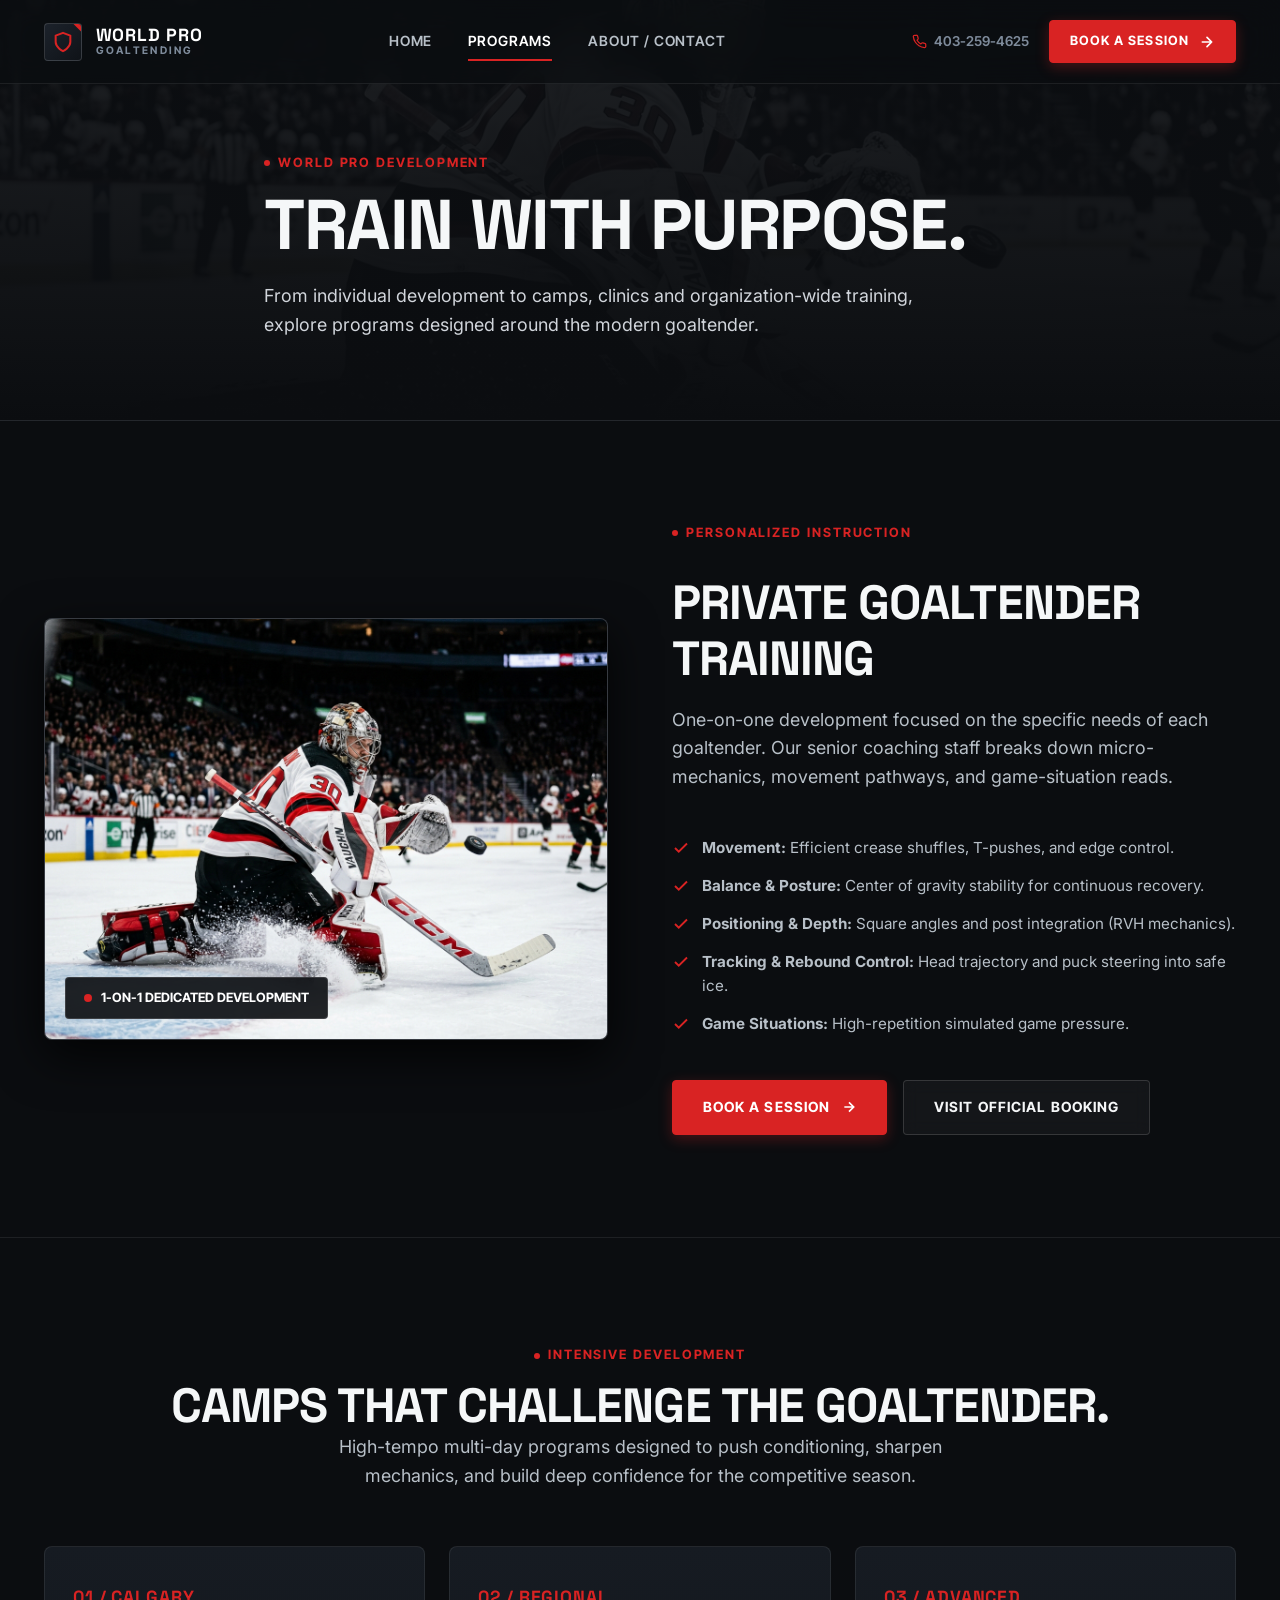
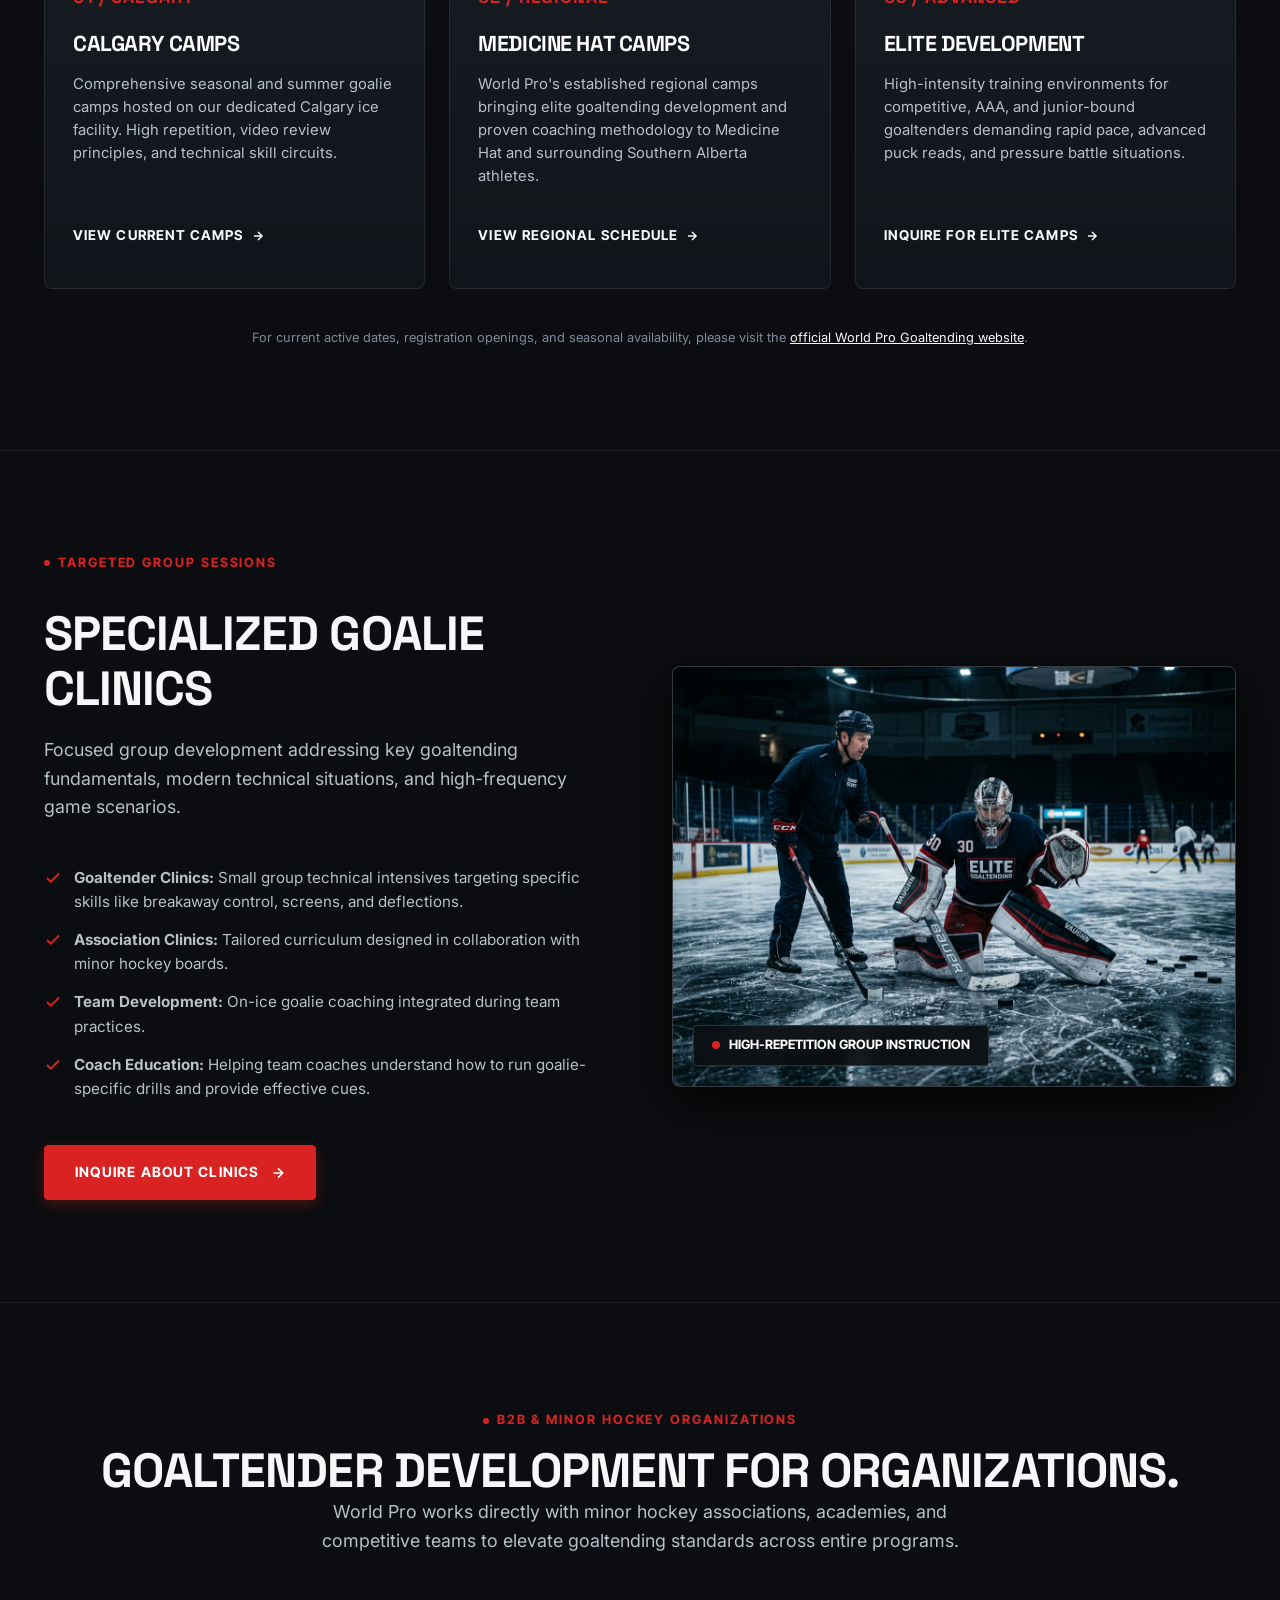
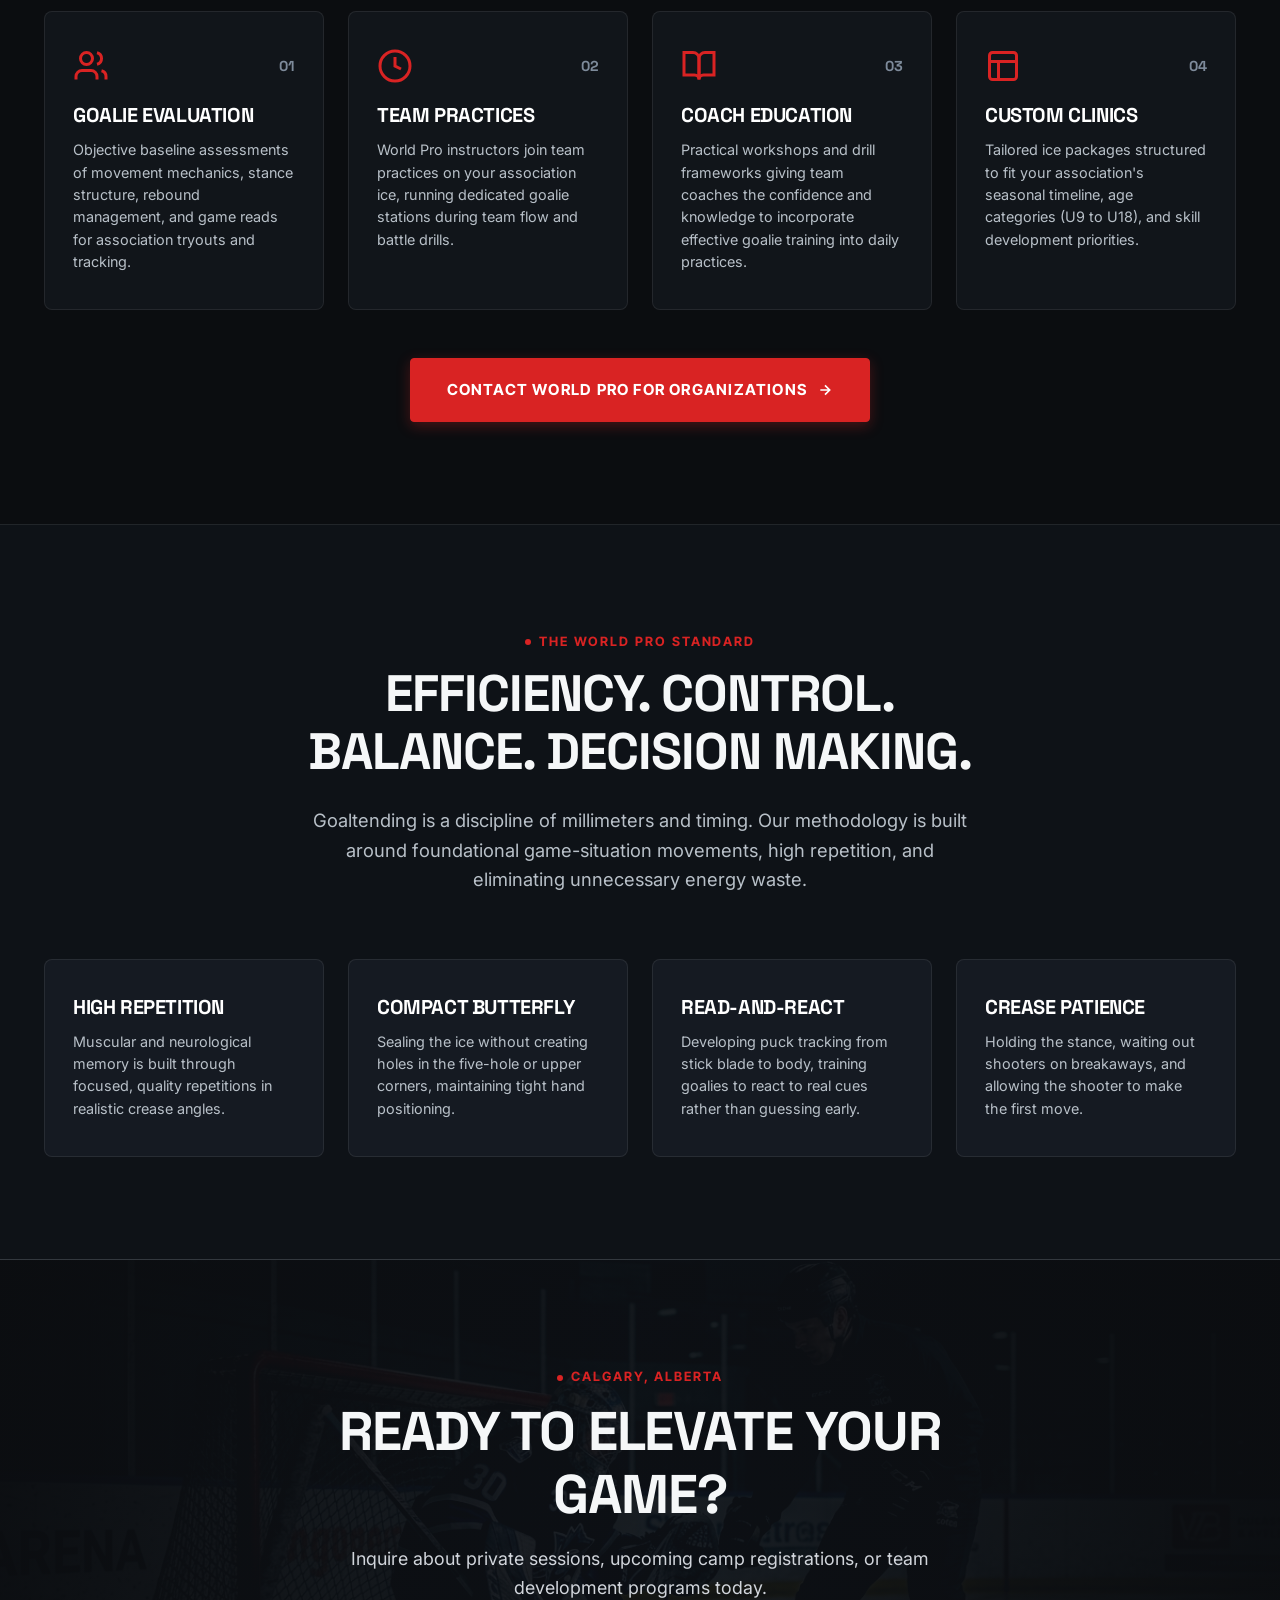
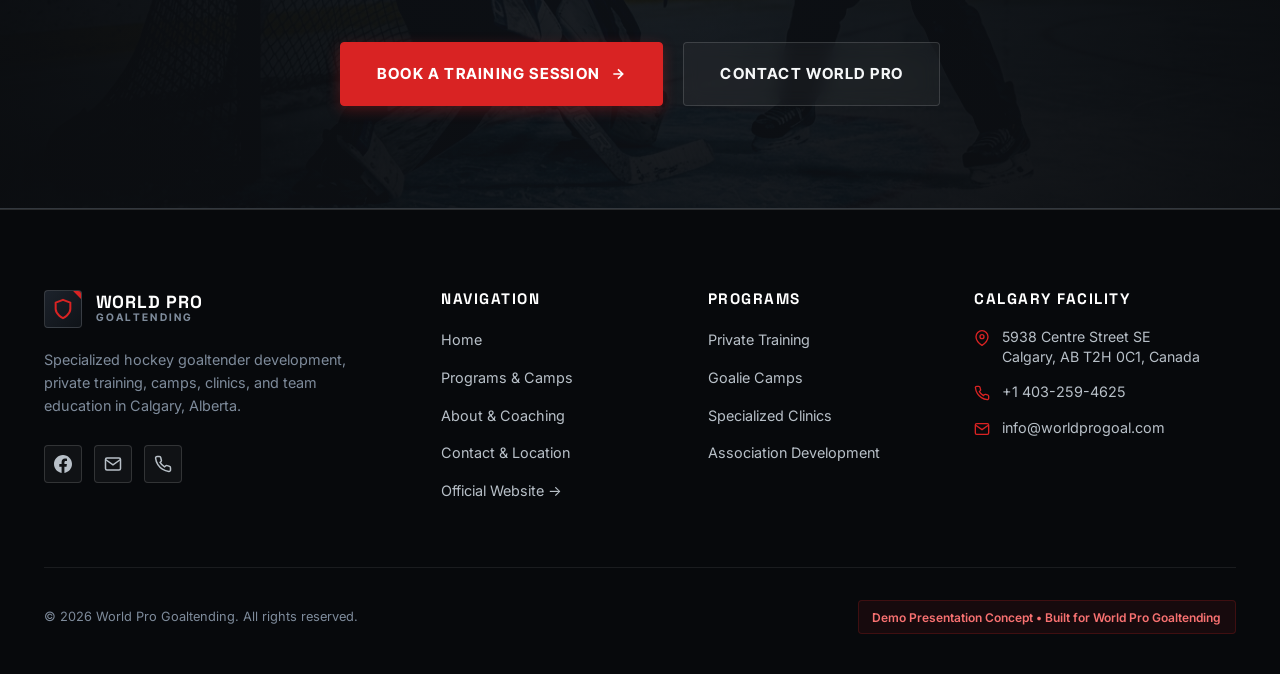
<file: programs.html>
<!DOCTYPE html>
<html lang="en">
<head>
  <meta charset="UTF-8">
  <meta name="viewport" content="width=device-width, initial-scale=1.0">
  <title>Goaltender Training, Camps & Clinics | World Pro Goaltending</title>
  <meta name="description" content="Explore specialized goaltender development programs at World Pro Goaltending in Calgary, including private lessons, camps, clinics, and team training.">
  <meta name="keywords" content="Calgary goalie camps, private goalie training Calgary, goalie clinics Alberta, minor hockey goalie development">
  <meta name="author" content="World Pro Goaltending">
  
  <!-- Open Graph Meta -->
  <meta property="og:title" content="Goaltender Training, Camps & Clinics | World Pro Goaltending">
  <meta property="og:description" content="From individual private training to camps and association development in Calgary, AB.">
  <meta property="og:type" content="website">
  <meta property="og:url" content="https://worldprogoal.com/">
  <meta property="og:image" content="./assets/images/private-training.jpg">

  <!-- Google Fonts -->
  <link rel="preconnect" href="https://fonts.googleapis.com">
  <link rel="preconnect" href="https://fonts.gstatic.com" crossorigin>
  <link href="https://fonts.googleapis.com/css2?family=Inter:wght@400;500;600;700&family=Inter+Tight:wght@600;700;800&family=Space+Grotesk:wght@700;800&display=swap" rel="stylesheet">

  <!-- Stylesheet -->
  <link rel="stylesheet" href="./assets/css/style.css">
</head>
<body>

  <!-- ==================== HEADER & NAVIGATION ==================== -->
  <header class="site-header" role="banner">
    <div class="container header-container">
      <a href="index.html" class="brand-logo" aria-label="World Pro Goaltending Homepage">
        <div class="brand-icon" aria-hidden="true">
          <svg width="22" height="22" viewBox="0 0 24 24" fill="none" stroke="currentColor" stroke-width="2.2" stroke-linecap="round" stroke-linejoin="round">
            <path d="M12 22s8-4 8-10V5l-8-3-8 3v7c0 6 8 10 8 10z"/>
          </svg>
        </div>
        <div class="brand-text-wrapper">
          <span class="brand-text-main">World Pro</span>
          <span class="brand-text-sub">Goaltending</span>
        </div>
      </a>

      <!-- Desktop Navigation -->
      <nav class="nav-menu-desktop" aria-label="Main Navigation">
        <a href="index.html" class="nav-link">Home</a>
        <a href="programs.html" class="nav-link active" aria-current="page">Programs</a>
        <a href="about.html" class="nav-link">About / Contact</a>
      </nav>

      <!-- Header CTAs -->
      <div class="header-cta-group">
        <a href="tel:+14032594625" class="header-phone-link" aria-label="Call World Pro Goaltending at +1 403-259-4625">
          <svg viewBox="0 0 24 24" fill="none" stroke="currentColor" stroke-width="2" stroke-linecap="round" stroke-linejoin="round">
            <path d="M22 16.92v3a2 2 0 0 1-2.18 2 19.79 19.79 0 0 1-8.63-3.07 19.5 19.5 0 0 1-6-6 19.79 19.79 0 0 1-3.07-8.67A2 2 0 0 1 4.11 2h3a2 2 0 0 1 2 1.72 12.84 12.84 0 0 0 .7 2.81 2 2 0 0 1-.45 2.11L8.09 9.91a16 16 0 0 0 6 6l1.27-1.27a2 2 0 0 1 2.11-.45 12.84 12.84 0 0 0 2.81.7A2 2 0 0 1 22 16.92z"/>
          </svg>
          <span>403-259-4625</span>
        </a>
        <button type="button" class="btn btn-primary btn-sm js-open-booking" data-open-modal="booking">
          <span>Book a Session</span>
          <svg viewBox="0 0 24 24" fill="none" stroke="currentColor" stroke-width="2.5" stroke-linecap="round" stroke-linejoin="round">
            <path d="M5 12h14M12 5l7 7-7 7"/>
          </svg>
        </button>
      </div>

      <!-- Mobile Hamburger Button -->
      <button type="button" class="hamburger-btn" aria-label="Toggle mobile menu" aria-expanded="false">
        <span class="hamburger-line"></span>
        <span class="hamburger-line"></span>
        <span class="hamburger-line"></span>
      </button>
    </div>
  </header>

  <!-- Mobile Navigation Drawer -->
  <div class="drawer-backdrop" aria-hidden="true"></div>
  <aside class="mobile-drawer" aria-label="Mobile Menu">
    <div class="mobile-nav-links">
      <a href="index.html" class="mobile-nav-link">
        <span>Home</span>
        <svg viewBox="0 0 24 24" fill="none" stroke="currentColor" stroke-width="2"><path d="m9 18 6-6-6-6"/></svg>
      </a>
      <a href="programs.html" class="mobile-nav-link active">
        <span>Programs</span>
        <svg viewBox="0 0 24 24" fill="none" stroke="currentColor" stroke-width="2"><path d="m9 18 6-6-6-6"/></svg>
      </a>
      <a href="about.html" class="mobile-nav-link">
        <span>About / Contact</span>
        <svg viewBox="0 0 24 24" fill="none" stroke="currentColor" stroke-width="2"><path d="m9 18 6-6-6-6"/></svg>
      </a>
    </div>

    <div class="mobile-drawer-footer">
      <a href="tel:+14032594625" class="mobile-contact-item">
        <svg viewBox="0 0 24 24" fill="none" stroke="currentColor" stroke-width="2"><path d="M22 16.92v3a2 2 0 0 1-2.18 2 19.79 19.79 0 0 1-8.63-3.07 19.5 19.5 0 0 1-6-6 19.79 19.79 0 0 1-3.07-8.67A2 2 0 0 1 4.11 2h3a2 2 0 0 1 2 1.72 12.84 12.84 0 0 0 .7 2.81 2 2 0 0 1-.45 2.11L8.09 9.91a16 16 0 0 0 6 6l1.27-1.27a2 2 0 0 1 2.11-.45 12.84 12.84 0 0 0 2.81.7A2 2 0 0 1 22 16.92z"/></svg>
        <span>+1 403-259-4625</span>
      </a>
      <a href="mailto:info@worldprogoal.com" class="mobile-contact-item">
        <svg viewBox="0 0 24 24" fill="none" stroke="currentColor" stroke-width="2"><path d="M4 4h16c1.1 0 2 .9 2 2v12c0 1.1-.9 2-2 2H4c-1.1 0-2-.9-2-2V6c0-1.1.9-2 2-2z"/><polyline points="22,6 12,13 2,6"/></svg>
        <span>info@worldprogoal.com</span>
      </a>
      <button type="button" class="btn btn-primary btn-full js-open-booking" data-open-modal="booking">
        <span>Book a Session</span>
      </button>
    </div>
  </aside>

  <!-- ==================== HERO SECTION ==================== -->
  <section class="page-hero" aria-label="Programs Hero">
    <div class="page-hero-bg" style="background-image: url('./assets/images/private-training.jpg');"></div>
    <div class="page-hero-overlay"></div>
    <div class="container page-hero-content">
      <div class="eyebrow">World Pro Development</div>
      <h1>Train With Purpose.</h1>
      <p class="lead-text" style="color: #D1D5DB; margin-top: 1rem;">
        From individual development to camps, clinics and organization-wide training, explore programs designed around the modern goaltender.
      </p>
    </div>
  </section>

  <!-- ==================== SECTION 1: PRIVATE TRAINING ==================== -->
  <section id="private" class="section-spacing" aria-label="Private Goaltender Training">
    <div class="container">
      <div class="split-grid">
        <div class="split-image-card">
          <img src="./assets/images/private-training.jpg" alt="Goaltender executing technical butterfly slide with high precision on ice" loading="lazy">
          <div class="split-image-badge">
            <span class="dot"></span>
            <span>1-on-1 Dedicated Development</span>
          </div>
        </div>

        <div class="split-content">
          <div class="eyebrow">Personalized Instruction</div>
          <h2>Private Goaltender Training</h2>
          <p class="lead-text">
            One-on-one development focused on the specific needs of each goaltender. Our senior coaching staff breaks down micro-mechanics, movement pathways, and game-situation reads.
          </p>

          <div class="feature-list" style="margin: 1.5rem 0;">
            <div class="feature-list-item">
              <svg viewBox="0 0 24 24" fill="none" stroke="currentColor" stroke-width="2.5"><polyline points="20 6 9 17 4 12"/></svg>
              <span><strong>Movement:</strong> Efficient crease shuffles, T-pushes, and edge control.</span>
            </div>
            <div class="feature-list-item">
              <svg viewBox="0 0 24 24" fill="none" stroke="currentColor" stroke-width="2.5"><polyline points="20 6 9 17 4 12"/></svg>
              <span><strong>Balance & Posture:</strong> Center of gravity stability for continuous recovery.</span>
            </div>
            <div class="feature-list-item">
              <svg viewBox="0 0 24 24" fill="none" stroke="currentColor" stroke-width="2.5"><polyline points="20 6 9 17 4 12"/></svg>
              <span><strong>Positioning & Depth:</strong> Square angles and post integration (RVH mechanics).</span>
            </div>
            <div class="feature-list-item">
              <svg viewBox="0 0 24 24" fill="none" stroke="currentColor" stroke-width="2.5"><polyline points="20 6 9 17 4 12"/></svg>
              <span><strong>Tracking & Rebound Control:</strong> Head trajectory and puck steering into safe ice.</span>
            </div>
            <div class="feature-list-item">
              <svg viewBox="0 0 24 24" fill="none" stroke="currentColor" stroke-width="2.5"><polyline points="20 6 9 17 4 12"/></svg>
              <span><strong>Game Situations:</strong> High-repetition simulated game pressure.</span>
            </div>
          </div>

          <div style="display:flex; gap:1rem; flex-wrap:wrap;">
            <button type="button" class="btn btn-primary js-open-booking" data-open-modal="booking" data-program="private-training">
              <span>Book a Session</span>
              <svg viewBox="0 0 24 24" fill="none" stroke="currentColor" stroke-width="2.5"><path d="M5 12h14M12 5l7 7-7 7"/></svg>
            </button>
            <a href="https://worldprogoal.com/" target="_blank" rel="noopener noreferrer" class="btn btn-secondary">
              <span>Visit Official Booking</span>
            </a>
          </div>
        </div>
      </div>
    </div>
  </section>

  <!-- ==================== SECTION 2: CAMPS ==================== -->
  <section id="camps" class="section-spacing section-divider" aria-label="Goaltender Camps">
    <div class="container">
      <div class="text-center">
        <div class="eyebrow">Intensive Development</div>
        <h2>Camps That Challenge The Goaltender.</h2>
        <p class="lead-text">
          High-tempo multi-day programs designed to push conditioning, sharpen mechanics, and build deep confidence for the competitive season.
        </p>
      </div>

      <div class="programs-grid" style="grid-template-columns: repeat(3, 1fr); margin-top: 3.5rem;">
        <!-- Calgary Camps -->
        <div class="program-card">
          <div>
            <div class="program-card-num">01 / CALGARY</div>
            <h3 class="program-card-title">Calgary Camps</h3>
            <p class="program-card-desc">
              Comprehensive seasonal and summer goalie camps hosted on our dedicated Calgary ice facility. High repetition, video review principles, and technical skill circuits.
            </p>
          </div>
          <a href="https://worldprogoal.com/" target="_blank" rel="noopener noreferrer" class="btn-link">
            <span>View Current Camps</span>
            <svg viewBox="0 0 24 24" fill="none" stroke="currentColor" stroke-width="2.5"><path d="M5 12h14M12 5l7 7-7 7"/></svg>
          </a>
        </div>

        <!-- Medicine Hat Camps -->
        <div class="program-card">
          <div>
            <div class="program-card-num">02 / REGIONAL</div>
            <h3 class="program-card-title">Medicine Hat Camps</h3>
            <p class="program-card-desc">
              World Pro's established regional camps bringing elite goaltending development and proven coaching methodology to Medicine Hat and surrounding Southern Alberta athletes.
            </p>
          </div>
          <a href="https://worldprogoal.com/" target="_blank" rel="noopener noreferrer" class="btn-link">
            <span>View Regional Schedule</span>
            <svg viewBox="0 0 24 24" fill="none" stroke="currentColor" stroke-width="2.5"><path d="M5 12h14M12 5l7 7-7 7"/></svg>
          </a>
        </div>

        <!-- Elite / Advanced Development -->
        <div class="program-card">
          <div>
            <div class="program-card-num">03 / ADVANCED</div>
            <h3 class="program-card-title">Elite Development</h3>
            <p class="program-card-desc">
              High-intensity training environments for competitive, AAA, and junior-bound goaltenders demanding rapid pace, advanced puck reads, and pressure battle situations.
            </p>
          </div>
          <a href="https://worldprogoal.com/" target="_blank" rel="noopener noreferrer" class="btn-link">
            <span>Inquire for Elite Camps</span>
            <svg viewBox="0 0 24 24" fill="none" stroke="currentColor" stroke-width="2.5"><path d="M5 12h14M12 5l7 7-7 7"/></svg>
          </a>
        </div>
      </div>

      <div class="text-center" style="margin-top: 2.5rem;">
        <p class="form-note">
          For current active dates, registration openings, and seasonal availability, please visit the <a href="https://worldprogoal.com/" target="_blank" rel="noopener noreferrer" style="color:var(--text-primary); text-decoration:underline;">official World Pro Goaltending website</a>.
        </p>
      </div>
    </div>
  </section>

  <!-- ==================== SECTION 3: CLINICS ==================== -->
  <section id="clinics" class="section-spacing section-divider" aria-label="Specialized Clinics">
    <div class="container">
      <div class="split-grid reversed">
        <div class="split-content">
          <div class="eyebrow">Targeted Group Sessions</div>
          <h2>Specialized Goalie Clinics</h2>
          <p class="lead-text">
            Focused group development addressing key goaltending fundamentals, modern technical situations, and high-frequency game scenarios.
          </p>

          <div class="feature-list" style="margin: 1.5rem 0;">
            <div class="feature-list-item">
              <svg viewBox="0 0 24 24" fill="none" stroke="currentColor" stroke-width="2.5"><polyline points="20 6 9 17 4 12"/></svg>
              <span><strong>Goaltender Clinics:</strong> Small group technical intensives targeting specific skills like breakaway control, screens, and deflections.</span>
            </div>
            <div class="feature-list-item">
              <svg viewBox="0 0 24 24" fill="none" stroke="currentColor" stroke-width="2.5"><polyline points="20 6 9 17 4 12"/></svg>
              <span><strong>Association Clinics:</strong> Tailored curriculum designed in collaboration with minor hockey boards.</span>
            </div>
            <div class="feature-list-item">
              <svg viewBox="0 0 24 24" fill="none" stroke="currentColor" stroke-width="2.5"><polyline points="20 6 9 17 4 12"/></svg>
              <span><strong>Team Development:</strong> On-ice goalie coaching integrated during team practices.</span>
            </div>
            <div class="feature-list-item">
              <svg viewBox="0 0 24 24" fill="none" stroke="currentColor" stroke-width="2.5"><polyline points="20 6 9 17 4 12"/></svg>
              <span><strong>Coach Education:</strong> Helping team coaches understand how to run goalie-specific drills and provide effective cues.</span>
            </div>
          </div>

          <div>
            <button type="button" class="btn btn-primary js-open-booking" data-open-modal="booking" data-program="camps">
              <span>Inquire About Clinics</span>
              <svg viewBox="0 0 24 24" fill="none" stroke="currentColor" stroke-width="2.5"><path d="M5 12h14M12 5l7 7-7 7"/></svg>
            </button>
          </div>
        </div>

        <div class="split-image-card">
          <img src="./assets/images/camps-clinics.jpg" alt="Goaltenders engaged in high-repetition clinic drill on ice" loading="lazy">
          <div class="split-image-badge">
            <span class="dot"></span>
            <span>High-Repetition Group Instruction</span>
          </div>
        </div>
      </div>
    </div>
  </section>

  <!-- ==================== SECTION 4: TEAM & ASSOCIATION DEVELOPMENT ==================== -->
  <section id="team-association" class="section-spacing section-divider" aria-label="Team & Association Training">
    <div class="container">
      <div class="text-center">
        <div class="eyebrow">B2B & Minor Hockey Organizations</div>
        <h2>Goaltender Development For Organizations.</h2>
        <p class="lead-text">
          World Pro works directly with minor hockey associations, academies, and competitive teams to elevate goaltending standards across entire programs.
        </p>
      </div>

      <div class="philosophy-grid" style="margin-top: 3.5rem;">
        <div class="pillar-card">
          <div class="pillar-header">
            <svg class="pillar-icon" viewBox="0 0 24 24" fill="none" stroke="currentColor" stroke-width="2"><path d="M16 21v-2a4 4 0 0 0-4-4H6a4 4 0 0 0-4 4v2"/><circle cx="9" cy="7" r="4"/><path d="M22 21v-2a4 4 0 0 0-3-3.87"/><path d="M16 3.13a4 4 0 0 1 0 7.75"/></svg>
            <span class="pillar-num">01</span>
          </div>
          <h3 class="pillar-title">Goalie Evaluation</h3>
          <p class="pillar-desc">
            Objective baseline assessments of movement mechanics, stance structure, rebound management, and game reads for association tryouts and tracking.
          </p>
        </div>

        <div class="pillar-card">
          <div class="pillar-header">
            <svg class="pillar-icon" viewBox="0 0 24 24" fill="none" stroke="currentColor" stroke-width="2"><circle cx="12" cy="12" r="10"/><polyline points="12 6 12 12 16 14"/></svg>
            <span class="pillar-num">02</span>
          </div>
          <h3 class="pillar-title">Team Practices</h3>
          <p class="pillar-desc">
            World Pro instructors join team practices on your association ice, running dedicated goalie stations during team flow and battle drills.
          </p>
        </div>

        <div class="pillar-card">
          <div class="pillar-header">
            <svg class="pillar-icon" viewBox="0 0 24 24" fill="none" stroke="currentColor" stroke-width="2"><path d="M2 3h6a4 4 0 0 1 4 4v14a3 3 0 0 0-3-3H2z"/><path d="M22 3h-6a4 4 0 0 0-4 4v14a3 3 0 0 1 3-3h7z"/></svg>
            <span class="pillar-num">03</span>
          </div>
          <h3 class="pillar-title">Coach Education</h3>
          <p class="pillar-desc">
            Practical workshops and drill frameworks giving team coaches the confidence and knowledge to incorporate effective goalie training into daily practices.
          </p>
        </div>

        <div class="pillar-card">
          <div class="pillar-header">
            <svg class="pillar-icon" viewBox="0 0 24 24" fill="none" stroke="currentColor" stroke-width="2"><rect width="18" height="18" x="3" y="3" rx="2"/><path d="M3 9h18M9 21V9"/></svg>
            <span class="pillar-num">04</span>
          </div>
          <h3 class="pillar-title">Custom Clinics</h3>
          <p class="pillar-desc">
            Tailored ice packages structured to fit your association's seasonal timeline, age categories (U9 to U18), and skill development priorities.
          </p>
        </div>
      </div>

      <div class="text-center" style="margin-top: 3rem;">
        <button type="button" class="btn btn-primary btn-lg js-open-booking" data-open-modal="booking" data-program="team-association">
          <span>Contact World Pro For Organizations</span>
          <svg viewBox="0 0 24 24" fill="none" stroke="currentColor" stroke-width="2.5"><path d="M5 12h14M12 5l7 7-7 7"/></svg>
        </button>
      </div>
    </div>
  </section>

  <!-- ==================== SECTION 5: TRAINING PHILOSOPHY MANIFESTO ==================== -->
  <section id="philosophy" class="section-spacing section-divider" style="background-color: #0E1217;" aria-label="Philosophy Manifesto">
    <div class="container">
      <div class="text-center" style="max-width: 860px; margin: 0 auto;">
        <div class="eyebrow">The World Pro Standard</div>
        <h2 style="font-size: clamp(2.2rem, 4vw, 3.5rem); letter-spacing: -0.02em;">
          Efficiency. Control.<br>
          Balance. Decision Making.
        </h2>
        <p class="lead-text" style="margin-top: 1.5rem; font-size: 1.15rem;">
          Goaltending is a discipline of millimeters and timing. Our methodology is built around foundational game-situation movements, high repetition, and eliminating unnecessary energy waste.
        </p>
      </div>

      <div class="philosophy-grid" style="margin-top: 4rem;">
        <div class="pillar-card" style="background-color: #151A22;">
          <h3 class="pillar-title">High Repetition</h3>
          <p class="pillar-desc">
            Muscular and neurological memory is built through focused, quality repetitions in realistic crease angles.
          </p>
        </div>

        <div class="pillar-card" style="background-color: #151A22;">
          <h3 class="pillar-title">Compact Butterfly</h3>
          <p class="pillar-desc">
            Sealing the ice without creating holes in the five-hole or upper corners, maintaining tight hand positioning.
          </p>
        </div>

        <div class="pillar-card" style="background-color: #151A22;">
          <h3 class="pillar-title">Read-and-React</h3>
          <p class="pillar-desc">
            Developing puck tracking from stick blade to body, training goalies to react to real cues rather than guessing early.
          </p>
        </div>

        <div class="pillar-card" style="background-color: #151A22;">
          <h3 class="pillar-title">Crease Patience</h3>
          <p class="pillar-desc">
            Holding the stance, waiting out shooters on breakaways, and allowing the shooter to make the first move.
          </p>
        </div>
      </div>
    </div>
  </section>

  <!-- ==================== FINAL CTA BANNER ==================== -->
  <section class="cta-banner" aria-label="Call to Action">
    <div class="cta-banner-bg" style="background-image: url('./assets/images/coach-training.jpg');"></div>
    <div class="cta-banner-overlay"></div>
    <div class="container cta-banner-content">
      <div class="eyebrow" style="justify-content: center;">Calgary, Alberta</div>
      <h2>Ready To Elevate Your Game?</h2>
      <p>
        Inquire about private sessions, upcoming camp registrations, or team development programs today.
      </p>
      <div class="cta-banner-buttons">
        <button type="button" class="btn btn-primary btn-lg js-open-booking" data-open-modal="booking">
          <span>Book a Training Session</span>
          <svg viewBox="0 0 24 24" fill="none" stroke="currentColor" stroke-width="2.5"><path d="M5 12h14M12 5l7 7-7 7"/></svg>
        </button>
        <a href="about.html#contact" class="btn btn-secondary btn-lg">
          <span>Contact World Pro</span>
        </a>
      </div>
    </div>
  </section>

  <!-- ==================== FOOTER ==================== -->
  <footer class="site-footer" role="contentinfo">
    <div class="container">
      <div class="footer-top-grid">
        <div class="footer-brand-col">
          <a href="index.html" class="brand-logo" aria-label="World Pro Goaltending Homepage">
            <div class="brand-icon" aria-hidden="true">
              <svg width="22" height="22" viewBox="0 0 24 24" fill="none" stroke="currentColor" stroke-width="2.2" stroke-linecap="round" stroke-linejoin="round">
                <path d="M12 22s8-4 8-10V5l-8-3-8 3v7c0 6 8 10 8 10z"/>
              </svg>
            </div>
            <div class="brand-text-wrapper">
              <span class="brand-text-main">World Pro</span>
              <span class="brand-text-sub">Goaltending</span>
            </div>
          </a>
          <p class="footer-desc">
            Specialized hockey goaltender development, private training, camps, clinics, and team education in Calgary, Alberta.
          </p>
          <div class="footer-social-row">
            <a href="https://www.facebook.com/worldprogoal" target="_blank" rel="noopener noreferrer" class="social-icon-btn" aria-label="World Pro Goaltending on Facebook">
              <svg width="18" height="18" viewBox="0 0 24 24" fill="currentColor">
                <path d="M24 12.073c0-6.627-5.373-12-12-12s-12 5.373-12 12c0 5.99 4.388 10.954 10.125 11.854v-8.385H7.078v-3.47h3.047V9.43c0-3.007 1.792-4.669 4.533-4.669 1.312 0 2.686.235 2.686.235v2.953H15.83c-1.491 0-1.956.925-1.956 1.874v2.25h3.328l-.532 3.47h-2.796v8.385C19.612 23.027 24 18.062 24 12.073z"/>
              </svg>
            </a>
            <a href="mailto:info@worldprogoal.com" class="social-icon-btn" aria-label="Email World Pro Goaltending">
              <svg width="18" height="18" viewBox="0 0 24 24" fill="none" stroke="currentColor" stroke-width="2"><path d="M4 4h16c1.1 0 2 .9 2 2v12c0 1.1-.9 2-2 2H4c-1.1 0-2-.9-2-2V6c0-1.1.9-2 2-2z"/><polyline points="22,6 12,13 2,6"/></svg>
            </a>
            <a href="tel:+14032594625" class="social-icon-btn" aria-label="Call World Pro Goaltending">
              <svg width="18" height="18" viewBox="0 0 24 24" fill="none" stroke="currentColor" stroke-width="2"><path d="M22 16.92v3a2 2 0 0 1-2.18 2 19.79 19.79 0 0 1-8.63-3.07 19.5 19.5 0 0 1-6-6 19.79 19.79 0 0 1-3.07-8.67A2 2 0 0 1 4.11 2h3a2 2 0 0 1 2 1.72 12.84 12.84 0 0 0 .7 2.81 2 2 0 0 1-.45 2.11L8.09 9.91a16 16 0 0 0 6 6l1.27-1.27a2 2 0 0 1 2.11-.45 12.84 12.84 0 0 0 2.81.7A2 2 0 0 1 22 16.92z"/></svg>
            </a>
          </div>
        </div>

        <div>
          <h4 class="footer-col-title">Navigation</h4>
          <ul class="footer-links-list">
            <li><a href="index.html" class="footer-link">Home</a></li>
            <li><a href="programs.html" class="footer-link">Programs & Camps</a></li>
            <li><a href="about.html" class="footer-link">About & Coaching</a></li>
            <li><a href="about.html#contact" class="footer-link">Contact & Location</a></li>
            <li><a href="https://worldprogoal.com/" target="_blank" rel="noopener noreferrer" class="footer-link">Official Website &rarr;</a></li>
          </ul>
        </div>

        <div>
          <h4 class="footer-col-title">Programs</h4>
          <ul class="footer-links-list">
            <li><a href="programs.html#private" class="footer-link">Private Training</a></li>
            <li><a href="programs.html#camps" class="footer-link">Goalie Camps</a></li>
            <li><a href="programs.html#clinics" class="footer-link">Specialized Clinics</a></li>
            <li><a href="programs.html#team-association" class="footer-link">Association Development</a></li>
          </ul>
        </div>

        <div>
          <h4 class="footer-col-title">Calgary Facility</h4>
          <div class="footer-contact-list">
            <div class="footer-contact-item">
              <svg viewBox="0 0 24 24" fill="none" stroke="currentColor" stroke-width="2"><path d="M21 10c0 7-9 13-9 13s-9-6-9-13a9 9 0 0 1 18 0z"/><circle cx="12" cy="10" r="3"/></svg>
              <span>5938 Centre Street SE<br>Calgary, AB T2H 0C1, Canada</span>
            </div>
            <div class="footer-contact-item">
              <svg viewBox="0 0 24 24" fill="none" stroke="currentColor" stroke-width="2"><path d="M22 16.92v3a2 2 0 0 1-2.18 2 19.79 19.79 0 0 1-8.63-3.07 19.5 19.5 0 0 1-6-6 19.79 19.79 0 0 1-3.07-8.67A2 2 0 0 1 4.11 2h3a2 2 0 0 1 2 1.72 12.84 12.84 0 0 0 .7 2.81 2 2 0 0 1-.45 2.11L8.09 9.91a16 16 0 0 0 6 6l1.27-1.27a2 2 0 0 1 2.11-.45 12.84 12.84 0 0 0 2.81.7A2 2 0 0 1 22 16.92z"/></svg>
              <a href="tel:+14032594625" class="footer-link">+1 403-259-4625</a>
            </div>
            <div class="footer-contact-item">
              <svg viewBox="0 0 24 24" fill="none" stroke="currentColor" stroke-width="2"><path d="M4 4h16c1.1 0 2 .9 2 2v12c0 1.1-.9 2-2 2H4c-1.1 0-2-.9-2-2V6c0-1.1.9-2 2-2z"/><polyline points="22,6 12,13 2,6"/></svg>
              <a href="mailto:info@worldprogoal.com" class="footer-link">info@worldprogoal.com</a>
            </div>
          </div>
        </div>
      </div>

      <div class="footer-bottom">
        <p>&copy; 2026 World Pro Goaltending. All rights reserved.</p>
        <div class="footer-demo-notice">
          Demo Presentation Concept • Built for World Pro Goaltending
        </div>
      </div>
    </div>
  </footer>

  <!-- ==================== BOOKING / INQUIRY MODAL ==================== -->
  <div id="bookingModal" class="modal-backdrop" aria-hidden="true" role="dialog" aria-modal="true" aria-labelledby="modalTitle">
    <div class="modal-container">
      <div class="modal-header">
        <div>
          <div class="eyebrow" style="margin-bottom: 0.25rem;">World Pro Goaltending</div>
          <h3 id="modalTitle" class="modal-title">Book A Session / Inquiry</h3>
        </div>
        <button type="button" class="modal-close-btn js-close-modal" aria-label="Close modal">
          <svg width="20" height="20" viewBox="0 0 24 24" fill="none" stroke="currentColor" stroke-width="2.5"><line x1="18" y1="6" x2="6" y2="18"/><line x1="6" y1="6" x2="18" y2="18"/></svg>
        </button>
      </div>

      <div class="modal-body">
        <form data-validate="true" novalidate>
          <div class="form-grid">
            <div class="form-group">
              <label for="modalName" class="form-label">Full Name *</label>
              <input type="text" id="modalName" class="form-input" placeholder="e.g. Connor Smith" required>
              <span class="form-error">Please enter your name.</span>
            </div>

            <div class="form-group">
              <label for="modalEmail" class="form-label">Email Address *</label>
              <input type="email" id="modalEmail" class="form-input" placeholder="name@example.com" required>
              <span class="form-error">Please enter a valid email address.</span>
            </div>

            <div class="form-group">
              <label for="modalPhone" class="form-label">Phone Number *</label>
              <input type="tel" id="modalPhone" class="form-input" placeholder="403-000-0000" required>
              <span class="form-error">Please enter your phone number.</span>
            </div>

            <div class="form-group">
              <label for="modalProgramSelect" class="form-label">Program of Interest *</label>
              <select id="modalProgramSelect" class="form-select" required>
                <option value="private-training">Private Training</option>
                <option value="camps">Camps & Clinics</option>
                <option value="team-association">Team / Association Training</option>
                <option value="general-inquiry">General Inquiry</option>
              </select>
            </div>

            <div class="form-group full-width">
              <label for="modalMessage" class="form-label">Goalie Age / Experience / Notes</label>
              <textarea id="modalMessage" class="form-textarea" placeholder="Tell us about the goalie's current level, age group, or specific training focus..."></textarea>
            </div>
          </div>

          <div style="margin-top: 1.5rem;">
            <button type="submit" class="btn btn-primary btn-full btn-lg">
              <span>Send Training Inquiry</span>
              <svg viewBox="0 0 24 24" fill="none" stroke="currentColor" stroke-width="2.5"><path d="M5 12h14M12 5l7 7-7 7"/></svg>
            </button>
            <p class="form-note text-center">
              Direct inquiries can also be made by phone at <a href="tel:+14032594625" style="color:var(--text-primary); text-decoration:underline;">+1 403-259-4625</a>.
            </p>
          </div>
        </form>
      </div>
    </div>
  </div>

  <script src="./assets/js/main.js"></script>
</body>
</html>
</file>
<file: assets/css/style.css>
/* ==========================================================================
   WORLD PRO GOALTENDING — MODERN PREMIUM STYLESHEET
   Location: Calgary, Alberta, Canada
   Aesthetic: Dark Cinematic Sports Performance / Elite Hockey Academy
   ========================================================================== */

/* --- 1. CSS VARIABLES & DESIGN TOKENS --- */
:root {
  /* Color Palette */
  --bg-main: #0B0D10;
  --bg-surface: #11151A;
  --bg-card: #161B22;
  --bg-card-hover: #1C222B;
  --bg-elevated: #222933;
  --bg-glass: rgba(17, 21, 26, 0.85);

  /* Ice & Text Colors */
  --text-primary: #F5F7F8;
  --text-secondary: #B8C0C8;
  --text-muted: #7E8B9B;
  --text-dim: #4B5563;

  /* Red & Ice Accents */
  --accent-red: #D92323;
  --accent-red-hover: #F03232;
  --accent-red-subtle: rgba(217, 35, 35, 0.12);
  --accent-red-glow: rgba(217, 35, 35, 0.35);
  --ice-blue: #70A5D8;
  --ice-blue-subtle: rgba(112, 165, 216, 0.12);

  /* Borders & Dividers */
  --border-subtle: rgba(255, 255, 255, 0.08);
  --border-medium: rgba(255, 255, 255, 0.14);
  --border-active: rgba(217, 35, 35, 0.5);

  /* Typography */
  --font-heading: 'Space Grotesk', -apple-system, BlinkMacSystemFont, "Segoe UI", Roboto, sans-serif;
  --font-subheading: 'Inter Tight', -apple-system, BlinkMacSystemFont, "Segoe UI", Roboto, sans-serif;
  --font-body: 'Inter', -apple-system, BlinkMacSystemFont, "Segoe UI", Roboto, sans-serif;

  /* Shadows */
  --shadow-sm: 0 2px 8px rgba(0, 0, 0, 0.4);
  --shadow-md: 0 8px 24px rgba(0, 0, 0, 0.6);
  --shadow-lg: 0 16px 48px rgba(0, 0, 0, 0.8);
  --shadow-red: 0 8px 30px rgba(217, 35, 35, 0.25);

  /* Layout */
  --container-max: 1240px;
  --container-wide: 1380px;
  --header-height: 84px;
  --radius-sm: 4px;
  --radius-md: 8px;
  --radius-lg: 14px;
  --radius-pill: 9999px;

  /* Transitions */
  --transition-fast: 0.18s cubic-bezier(0.16, 1, 0.3, 1);
  --transition-smooth: 0.3s cubic-bezier(0.16, 1, 0.3, 1);
  --transition-bounce: 0.4s cubic-bezier(0.34, 1.56, 0.64, 1);
}

/* --- 2. RESET & GLOBAL STYLES --- */
*, *::before, *::after {
  box-sizing: border-box;
  margin: 0;
  padding: 0;
}

html {
  font-size: 16px;
  scroll-behavior: smooth;
  -webkit-font-smoothing: antialiased;
  -moz-osx-font-smoothing: grayscale;
  background-color: var(--bg-main);
  color: var(--text-primary);
  overflow-x: hidden;
}

body {
  font-family: var(--font-body);
  font-size: 1rem;
  line-height: 1.6;
  background-color: var(--bg-main);
  color: var(--text-secondary);
  overflow-x: hidden;
  min-height: 100vh;
  display: flex;
  flex-direction: column;
}

img, picture, video, canvas, svg {
  display: block;
  max-width: 100%;
  height: auto;
}

input, button, textarea, select {
  font: inherit;
  color: inherit;
}

a {
  color: inherit;
  text-decoration: none;
  transition: color var(--transition-fast);
}

ul, ol {
  list-style: none;
}

button {
  cursor: pointer;
  background: none;
  border: none;
}

/* Accessibility Focus Outline */
:focus-visible {
  outline: 2px solid var(--accent-red);
  outline-offset: 3px;
}

/* --- 3. TYPOGRAPHY SYSTEM --- */
h1, h2, h3, h4, h5, h6 {
  font-family: var(--font-heading);
  color: var(--text-primary);
  font-weight: 700;
  line-height: 1.15;
  letter-spacing: -0.02em;
}

h1 {
  font-size: clamp(2.5rem, 5.5vw, 4.4rem);
  text-transform: uppercase;
}

h2 {
  font-size: clamp(1.85rem, 3.8vw, 3rem);
  text-transform: uppercase;
}

h3 {
  font-size: clamp(1.35rem, 2.2vw, 1.75rem);
}

h4 {
  font-size: 1.15rem;
  letter-spacing: -0.01em;
}

.eyebrow {
  display: inline-flex;
  align-items: center;
  gap: 0.5rem;
  font-family: var(--font-subheading);
  font-size: 0.8rem;
  font-weight: 700;
  text-transform: uppercase;
  letter-spacing: 0.15em;
  color: var(--accent-red);
  margin-bottom: 0.75rem;
}

.eyebrow::before {
  content: '';
  display: inline-block;
  width: 6px;
  height: 6px;
  background-color: var(--accent-red);
  border-radius: 50%;
}

.lead-text {
  font-size: clamp(1.05rem, 1.4vw, 1.25rem);
  color: var(--text-secondary);
  line-height: 1.6;
  max-width: 680px;
}

/* --- 4. CONTAINER & UTILITIES --- */
.container {
  width: 100%;
  max-width: var(--container-max);
  margin-left: auto;
  margin-right: auto;
  padding-left: 1.5rem;
  padding-right: 1.5rem;
}

.container-wide {
  width: 100%;
  max-width: var(--container-wide);
  margin-left: auto;
  margin-right: auto;
  padding-left: 1.5rem;
  padding-right: 1.5rem;
}

.section-spacing {
  padding-top: clamp(4.5rem, 8vw, 7.5rem);
  padding-bottom: clamp(4.5rem, 8vw, 7.5rem);
  position: relative;
}

.section-divider {
  border-top: 1px solid var(--border-subtle);
}

.text-center {
  text-align: center;
}

.text-center .eyebrow {
  justify-content: center;
}

.text-center .lead-text {
  margin-left: auto;
  margin-right: auto;
}

/* --- 5. BUTTONS & CTAS --- */
.btn {
  display: inline-flex;
  align-items: center;
  justify-content: center;
  gap: 0.65rem;
  font-family: var(--font-subheading);
  font-size: 0.875rem;
  font-weight: 700;
  text-transform: uppercase;
  letter-spacing: 0.08em;
  padding: 0.95rem 1.85rem;
  border-radius: var(--radius-sm);
  transition: all var(--transition-fast);
  white-space: nowrap;
  position: relative;
  overflow: hidden;
  user-select: none;
}

.btn svg {
  width: 16px;
  height: 16px;
  transition: transform var(--transition-fast);
}

.btn:hover svg {
  transform: translateX(3px);
}

.btn-primary {
  background-color: var(--accent-red);
  color: #FFFFFF;
  border: 1px solid var(--accent-red);
  box-shadow: 0 4px 14px rgba(217, 35, 35, 0.3);
}

.btn-primary:hover {
  background-color: var(--accent-red-hover);
  border-color: var(--accent-red-hover);
  box-shadow: var(--shadow-red);
  transform: translateY(-2px);
}

.btn-secondary {
  background-color: rgba(255, 255, 255, 0.04);
  color: var(--text-primary);
  border: 1px solid var(--border-medium);
  backdrop-filter: blur(8px);
}

.btn-secondary:hover {
  background-color: rgba(255, 255, 255, 0.1);
  border-color: rgba(255, 255, 255, 0.3);
  color: #FFFFFF;
  transform: translateY(-2px);
}

.btn-outline-red {
  background-color: transparent;
  color: var(--text-primary);
  border: 1px solid rgba(217, 35, 35, 0.4);
}

.btn-outline-red:hover {
  background-color: var(--accent-red);
  border-color: var(--accent-red);
  color: #FFFFFF;
}

.btn-sm {
  padding: 0.65rem 1.25rem;
  font-size: 0.8rem;
}

.btn-lg {
  padding: 1.15rem 2.25rem;
  font-size: 0.95rem;
}

.btn-full {
  width: 100%;
}

.btn-link {
  display: inline-flex;
  align-items: center;
  gap: 0.45rem;
  font-family: var(--font-subheading);
  font-size: 0.85rem;
  font-weight: 700;
  text-transform: uppercase;
  letter-spacing: 0.08em;
  color: var(--text-primary);
  padding: 0.3rem 0;
  border-bottom: 1px solid transparent;
  transition: all var(--transition-fast);
}

.btn-link svg {
  width: 14px;
  height: 14px;
  transition: transform var(--transition-fast);
}

.btn-link:hover {
  color: var(--accent-red);
  border-bottom-color: var(--accent-red);
}

.btn-link:hover svg {
  transform: translateX(4px);
}

/* --- 6. NAVIGATION BAR --- */
.site-header {
  position: fixed;
  top: 0;
  left: 0;
  width: 100%;
  height: var(--header-height);
  z-index: 1000;
  transition: background-color var(--transition-smooth), border-color var(--transition-smooth), transform var(--transition-smooth);
  background-color: rgba(11, 13, 16, 0.7);
  backdrop-filter: blur(16px);
  -webkit-backdrop-filter: blur(16px);
  border-bottom: 1px solid var(--border-subtle);
}

.site-header.scrolled {
  background-color: rgba(11, 13, 16, 0.94);
  border-bottom: 1px solid var(--border-medium);
  box-shadow: var(--shadow-md);
}

.header-container {
  display: flex;
  align-items: center;
  justify-content: space-between;
  height: 100%;
}

/* Brand Wordmark */
.brand-logo {
  display: flex;
  align-items: center;
  gap: 0.85rem;
  text-decoration: none;
}

.brand-icon {
  width: 38px;
  height: 38px;
  background: linear-gradient(135deg, #1C222B 0%, #0F1318 100%);
  border: 1px solid var(--border-medium);
  border-radius: var(--radius-sm);
  display: flex;
  align-items: center;
  justify-content: center;
  color: var(--accent-red);
  position: relative;
  overflow: hidden;
}

.brand-icon::after {
  content: '';
  position: absolute;
  top: 0;
  right: 0;
  width: 8px;
  height: 8px;
  background-color: var(--accent-red);
  clip-path: polygon(100% 0, 0 0, 100% 100%);
}

.brand-text-wrapper {
  display: flex;
  flex-direction: column;
}

.brand-text-main {
  font-family: var(--font-heading);
  font-size: 1.1rem;
  font-weight: 800;
  letter-spacing: 0.05em;
  text-transform: uppercase;
  color: #FFFFFF;
  line-height: 1.1;
}

.brand-text-sub {
  font-family: var(--font-subheading);
  font-size: 0.65rem;
  font-weight: 700;
  letter-spacing: 0.22em;
  text-transform: uppercase;
  color: var(--text-muted);
  line-height: 1.2;
}

/* Desktop Navigation */
.nav-menu-desktop {
  display: flex;
  align-items: center;
  gap: 2.25rem;
}

.nav-link {
  font-family: var(--font-subheading);
  font-size: 0.875rem;
  font-weight: 600;
  text-transform: uppercase;
  letter-spacing: 0.06em;
  color: var(--text-secondary);
  padding: 0.5rem 0;
  position: relative;
  transition: color var(--transition-fast);
}

.nav-link::after {
  content: '';
  position: absolute;
  bottom: 0;
  left: 0;
  width: 0;
  height: 2px;
  background-color: var(--accent-red);
  transition: width var(--transition-fast);
}

.nav-link:hover,
.nav-link.active {
  color: #FFFFFF;
}

.nav-link.active::after,
.nav-link:hover::after {
  width: 100%;
}

.header-cta-group {
  display: flex;
  align-items: center;
  gap: 1.25rem;
}

.header-phone-link {
  display: flex;
  align-items: center;
  gap: 0.45rem;
  font-family: var(--font-subheading);
  font-size: 0.85rem;
  font-weight: 600;
  color: var(--text-muted);
  transition: color var(--transition-fast);
}

.header-phone-link:hover {
  color: var(--text-primary);
}

.header-phone-link svg {
  width: 15px;
  height: 15px;
  color: var(--accent-red);
}

/* Mobile Menu Toggle Button */
.hamburger-btn {
  display: none;
  flex-direction: column;
  justify-content: center;
  gap: 5px;
  width: 42px;
  height: 42px;
  padding: 8px;
  background-color: rgba(255, 255, 255, 0.04);
  border: 1px solid var(--border-medium);
  border-radius: var(--radius-sm);
  z-index: 1100;
}

.hamburger-line {
  width: 100%;
  height: 2px;
  background-color: var(--text-primary);
  transition: transform var(--transition-fast), opacity var(--transition-fast);
}

.hamburger-btn.active .hamburger-line:nth-child(1) {
  transform: translateY(7px) rotate(45deg);
}

.hamburger-btn.active .hamburger-line:nth-child(2) {
  opacity: 0;
}

.hamburger-btn.active .hamburger-line:nth-child(3) {
  transform: translateY(-7px) rotate(-45deg);
}

/* Mobile Navigation Drawer */
.mobile-drawer {
  position: fixed;
  top: 0;
  right: -100%;
  width: 100%;
  max-width: 380px;
  height: 100vh;
  background-color: #0E1217;
  border-left: 1px solid var(--border-medium);
  padding: 6rem 2rem 2.5rem;
  display: flex;
  flex-direction: column;
  justify-content: space-between;
  z-index: 1050;
  transition: right var(--transition-smooth);
  box-shadow: var(--shadow-lg);
}

.mobile-drawer.open {
  right: 0;
}

.mobile-nav-links {
  display: flex;
  flex-direction: column;
  gap: 1.5rem;
}

.mobile-nav-link {
  font-family: var(--font-heading);
  font-size: 1.5rem;
  font-weight: 700;
  text-transform: uppercase;
  color: var(--text-secondary);
  display: flex;
  align-items: center;
  justify-content: space-between;
  padding-bottom: 0.75rem;
  border-bottom: 1px solid var(--border-subtle);
}

.mobile-nav-link.active,
.mobile-nav-link:hover {
  color: #FFFFFF;
  border-bottom-color: var(--accent-red);
}

.mobile-nav-link svg {
  width: 20px;
  height: 20px;
  color: var(--accent-red);
}

.mobile-drawer-footer {
  display: flex;
  flex-direction: column;
  gap: 1.25rem;
  padding-top: 1.5rem;
  border-top: 1px solid var(--border-subtle);
}

.mobile-contact-item {
  display: flex;
  align-items: center;
  gap: 0.75rem;
  color: var(--text-secondary);
  font-size: 0.9rem;
}

.mobile-contact-item svg {
  width: 18px;
  height: 18px;
  color: var(--accent-red);
}

.drawer-backdrop {
  position: fixed;
  inset: 0;
  background-color: rgba(0, 0, 0, 0.75);
  backdrop-filter: blur(4px);
  z-index: 1040;
  opacity: 0;
  pointer-events: none;
  transition: opacity var(--transition-smooth);
}

.drawer-backdrop.active {
  opacity: 1;
  pointer-events: auto;
}

/* --- 7. HERO SECTIONS --- */
.hero-home {
  position: relative;
  min-height: 100vh;
  display: flex;
  align-items: center;
  padding-top: var(--header-height);
  padding-bottom: 4rem;
  background-color: var(--bg-main);
  overflow: hidden;
}

.hero-bg-container {
  position: absolute;
  inset: 0;
  z-index: 1;
}

.hero-bg-image {
  width: 100%;
  height: 100%;
  object-fit: cover;
  object-position: center 35%;
  filter: brightness(0.68) contrast(1.1);
  transform: scale(1.02);
  transition: transform 8s ease-out;
}

.hero-home:hover .hero-bg-image {
  transform: scale(1.05);
}

.hero-overlay {
  position: absolute;
  inset: 0;
  background: linear-gradient(
    180deg,
    rgba(11, 13, 16, 0.5) 0%,
    rgba(11, 13, 16, 0.75) 50%,
    rgba(11, 13, 16, 0.98) 100%
  );
  z-index: 2;
}

.hero-overlay-radial {
  position: absolute;
  inset: 0;
  background: radial-gradient(
    circle at 70% 40%,
    rgba(217, 35, 35, 0.08) 0%,
    transparent 60%
  );
  z-index: 3;
}

.hero-content {
  position: relative;
  z-index: 10;
  max-width: 820px;
}

.hero-headline {
  margin-bottom: 1.5rem;
  text-shadow: 0 4px 20px rgba(0, 0, 0, 0.8);
}

.hero-headline span.highlight {
  color: #FFFFFF;
  position: relative;
  display: inline-block;
}

.hero-headline span.highlight::after {
  content: '';
  position: absolute;
  left: 0;
  bottom: 6px;
  width: 100%;
  height: 6px;
  background-color: var(--accent-red);
  opacity: 0.6;
  z-index: -1;
}

.hero-subtext {
  font-size: clamp(1.1rem, 1.6vw, 1.35rem);
  color: #D1D5DB;
  line-height: 1.6;
  margin-bottom: 2.5rem;
  max-width: 660px;
  text-shadow: 0 2px 10px rgba(0, 0, 0, 0.9);
}

.hero-cta-group {
  display: flex;
  align-items: center;
  flex-wrap: wrap;
  gap: 1.25rem;
}

.scroll-indicator {
  position: absolute;
  bottom: 2.25rem;
  left: 50%;
  transform: translateX(-50%);
  z-index: 10;
  display: flex;
  flex-direction: column;
  align-items: center;
  gap: 0.5rem;
  color: var(--text-muted);
  font-family: var(--font-subheading);
  font-size: 0.75rem;
  font-weight: 700;
  letter-spacing: 0.2em;
  text-transform: uppercase;
  transition: color var(--transition-fast);
}

.scroll-indicator:hover {
  color: var(--text-primary);
}

.mouse-icon {
  width: 20px;
  height: 32px;
  border: 2px solid rgba(255, 255, 255, 0.3);
  border-radius: 12px;
  display: flex;
  justify-content: center;
  padding-top: 5px;
}

.mouse-wheel {
  width: 3px;
  height: 7px;
  background-color: var(--accent-red);
  border-radius: 2px;
  animation: scrollWheel 2s infinite ease-in-out;
}

@keyframes scrollWheel {
  0% { transform: translateY(0); opacity: 1; }
  50% { transform: translateY(8px); opacity: 0.3; }
  100% { transform: translateY(0); opacity: 1; }
}

/* Page Inner Hero (Programs, About) */
.page-hero {
  position: relative;
  padding-top: calc(var(--header-height) + 4rem);
  padding-bottom: 5rem;
  background-color: var(--bg-surface);
  border-bottom: 1px solid var(--border-subtle);
  overflow: hidden;
}

.page-hero-bg {
  position: absolute;
  inset: 0;
  opacity: 0.25;
  background-size: cover;
  background-position: center;
  filter: grayscale(80%) contrast(1.2);
}

.page-hero-overlay {
  position: absolute;
  inset: 0;
  background: linear-gradient(180deg, rgba(11, 13, 16, 0.7) 0%, #0B0D10 100%);
}

.page-hero-content {
  position: relative;
  z-index: 5;
  max-width: 800px;
}

/* --- 8. TRUST / POSITIONING STATS BAR --- */
.trust-bar {
  background-color: #0F1318;
  border-top: 1px solid var(--border-medium);
  border-bottom: 1px solid var(--border-medium);
  position: relative;
  z-index: 20;
}

.trust-grid {
  display: grid;
  grid-template-columns: repeat(4, 1fr);
  divide-x: 1px solid var(--border-subtle);
}

.trust-item {
  padding: 2.25rem 1.5rem;
  display: flex;
  flex-direction: column;
  align-items: flex-start;
  position: relative;
  transition: background-color var(--transition-fast);
  border-right: 1px solid var(--border-subtle);
}

.trust-item:last-child {
  border-right: none;
}

.trust-item:hover {
  background-color: rgba(255, 255, 255, 0.02);
}

.trust-num {
  font-family: var(--font-subheading);
  font-size: 0.75rem;
  font-weight: 800;
  color: var(--accent-red);
  letter-spacing: 0.15em;
  text-transform: uppercase;
  margin-bottom: 0.5rem;
}

.trust-title {
  font-family: var(--font-heading);
  font-size: 1.25rem;
  font-weight: 800;
  text-transform: uppercase;
  color: #FFFFFF;
  line-height: 1.2;
  letter-spacing: 0.02em;
}

.trust-desc {
  font-size: 0.85rem;
  color: var(--text-muted);
  margin-top: 0.4rem;
  line-height: 1.4;
}

/* --- 9. SPLIT CONTENT SECTIONS --- */
.split-grid {
  display: grid;
  grid-template-columns: 1fr 1fr;
  gap: clamp(2.5rem, 5vw, 5rem);
  align-items: center;
}

.split-grid.reversed {
  grid-template-columns: 1fr 1fr;
}

.split-image-card {
  position: relative;
  border-radius: var(--radius-md);
  overflow: hidden;
  border: 1px solid var(--border-medium);
  background-color: var(--bg-card);
  box-shadow: var(--shadow-lg);
}

.split-image-card img {
  width: 100%;
  height: 100%;
  object-fit: cover;
  transition: transform 0.6s ease;
}

.split-image-card:hover img {
  transform: scale(1.03);
}

.split-image-badge {
  position: absolute;
  bottom: 1.25rem;
  left: 1.25rem;
  background-color: rgba(11, 13, 16, 0.9);
  backdrop-filter: blur(8px);
  border: 1px solid var(--border-medium);
  padding: 0.6rem 1.1rem;
  border-radius: var(--radius-sm);
  display: flex;
  align-items: center;
  gap: 0.6rem;
  font-family: var(--font-subheading);
  font-size: 0.8rem;
  font-weight: 700;
  text-transform: uppercase;
  color: #FFFFFF;
}

.split-image-badge span.dot {
  width: 8px;
  height: 8px;
  border-radius: 50%;
  background-color: var(--accent-red);
}

.split-content {
  display: flex;
  flex-direction: column;
  gap: 1.25rem;
}

.split-content h2 {
  line-height: 1.15;
}

.feature-list {
  display: flex;
  flex-direction: column;
  gap: 0.85rem;
  margin-top: 0.5rem;
  margin-bottom: 0.5rem;
}

.feature-list-item {
  display: flex;
  align-items: flex-start;
  gap: 0.75rem;
  font-size: 0.95rem;
  color: var(--text-secondary);
}

.feature-list-item svg {
  width: 18px;
  height: 18px;
  color: var(--accent-red);
  flex-shrink: 0;
  margin-top: 3px;
}

/* --- 10. PROGRAM CARDS GRID --- */
.programs-grid {
  display: grid;
  grid-template-columns: repeat(4, 1fr);
  gap: 1.5rem;
  margin-top: 3.5rem;
}

.program-card {
  background: linear-gradient(180deg, #161B22 0%, #11151A 100%);
  border: 1px solid var(--border-subtle);
  border-radius: var(--radius-md);
  padding: 2.25rem 1.75rem;
  display: flex;
  flex-direction: column;
  justify-content: space-between;
  transition: all var(--transition-smooth);
  position: relative;
  overflow: hidden;
}

.program-card::before {
  content: '';
  position: absolute;
  top: 0;
  left: 0;
  width: 100%;
  height: 3px;
  background: linear-gradient(90deg, var(--accent-red) 0%, transparent 100%);
  opacity: 0;
  transition: opacity var(--transition-fast);
}

.program-card:hover {
  transform: translateY(-6px);
  border-color: var(--border-medium);
  box-shadow: 0 14px 36px rgba(0, 0, 0, 0.7);
  background: linear-gradient(180deg, #1B212A 0%, #13171E 100%);
}

.program-card:hover::before {
  opacity: 1;
}

.program-card-num {
  font-family: var(--font-heading);
  font-size: 1.1rem;
  font-weight: 800;
  color: var(--accent-red);
  margin-bottom: 1.25rem;
  letter-spacing: 0.05em;
}

.program-card-title {
  font-size: 1.35rem;
  font-weight: 800;
  text-transform: uppercase;
  color: #FFFFFF;
  margin-bottom: 1rem;
  line-height: 1.2;
}

.program-card-desc {
  font-size: 0.925rem;
  color: var(--text-secondary);
  line-height: 1.55;
  margin-bottom: 2rem;
  flex-grow: 1;
}

/* --- 11. FACILITY SHOWCASE --- */
.facility-showcase-box {
  position: relative;
  border-radius: var(--radius-lg);
  overflow: hidden;
  border: 1px solid var(--border-medium);
  background-color: var(--bg-surface);
  box-shadow: var(--shadow-lg);
  margin-top: 3.5rem;
}

.facility-image-wrapper {
  position: relative;
  height: 480px;
  overflow: hidden;
}

.facility-image-wrapper img {
  width: 100%;
  height: 100%;
  object-fit: cover;
  object-position: center;
  filter: brightness(0.85);
  transition: transform 0.6s ease;
}

.facility-showcase-box:hover .facility-image-wrapper img {
  transform: scale(1.02);
}

.facility-overlay {
  position: absolute;
  inset: 0;
  background: linear-gradient(
    180deg,
    rgba(11, 13, 16, 0.2) 0%,
    rgba(11, 13, 16, 0.65) 60%,
    rgba(11, 13, 16, 0.95) 100%
  );
}

.facility-info-bar {
  padding: 2.5rem clamp(1.5rem, 4vw, 3.5rem);
  background-color: #12171E;
  display: flex;
  align-items: center;
  justify-content: space-between;
  flex-wrap: wrap;
  gap: 2rem;
  border-top: 1px solid var(--border-subtle);
}

.facility-stat-block {
  display: flex;
  align-items: baseline;
  gap: 1.25rem;
}

.facility-stat-metric {
  font-family: var(--font-heading);
  font-size: clamp(2.2rem, 3.5vw, 3.2rem);
  font-weight: 800;
  color: #FFFFFF;
  letter-spacing: -0.02em;
  line-height: 1;
}

.facility-stat-metric span.red {
  color: var(--accent-red);
}

.facility-stat-label {
  font-family: var(--font-subheading);
  font-size: 0.9rem;
  font-weight: 700;
  text-transform: uppercase;
  letter-spacing: 0.1em;
  color: var(--text-secondary);
  line-height: 1.3;
}

.facility-bullets {
  display: flex;
  align-items: center;
  gap: 2rem;
  flex-wrap: wrap;
}

.facility-bullet-item {
  display: flex;
  align-items: center;
  gap: 0.6rem;
  font-size: 0.9rem;
  font-weight: 600;
  color: var(--text-primary);
}

.facility-bullet-item svg {
  width: 16px;
  height: 16px;
  color: var(--accent-red);
}

/* --- 12. COACHING SHOWCASE --- */
.coaches-grid {
  display: grid;
  grid-template-columns: repeat(4, 1fr);
  gap: 1.5rem;
  margin-top: 3.5rem;
}

.coach-card {
  background: linear-gradient(180deg, #161B22 0%, #101419 100%);
  border: 1px solid var(--border-subtle);
  border-radius: var(--radius-md);
  padding: 2rem 1.5rem;
  display: flex;
  flex-direction: column;
  position: relative;
  transition: all var(--transition-smooth);
}

.coach-card:hover {
  transform: translateY(-5px);
  border-color: var(--border-medium);
  box-shadow: var(--shadow-md);
  background: linear-gradient(180deg, #1B212A 0%, #12171E 100%);
}

.coach-avatar-placeholder {
  width: 58px;
  height: 58px;
  border-radius: var(--radius-sm);
  background: linear-gradient(135deg, #1F2733 0%, #13171E 100%);
  border: 1px solid var(--border-medium);
  display: flex;
  align-items: center;
  justify-content: center;
  color: var(--accent-red);
  margin-bottom: 1.5rem;
}

.coach-avatar-placeholder svg {
  width: 26px;
  height: 26px;
}

.coach-name {
  font-size: 1.3rem;
  font-weight: 800;
  text-transform: uppercase;
  color: #FFFFFF;
  margin-bottom: 0.35rem;
}

.coach-role-badge {
  display: inline-block;
  font-family: var(--font-subheading);
  font-size: 0.75rem;
  font-weight: 700;
  text-transform: uppercase;
  letter-spacing: 0.1em;
  color: var(--accent-red);
  margin-bottom: 1.25rem;
}

.coach-bio {
  font-size: 0.885rem;
  color: var(--text-secondary);
  line-height: 1.5;
  border-top: 1px solid var(--border-subtle);
  padding-top: 1.1rem;
}

/* --- 13. PHILOSOPHY / PILLARS SECTION --- */
.philosophy-grid {
  display: grid;
  grid-template-columns: repeat(4, 1fr);
  gap: 1.5rem;
  margin-top: 3.5rem;
}

.pillar-card {
  background-color: var(--bg-surface);
  border: 1px solid var(--border-subtle);
  border-radius: var(--radius-md);
  padding: 2.25rem 1.75rem;
  position: relative;
  transition: all var(--transition-fast);
}

.pillar-card:hover {
  border-color: var(--border-medium);
  transform: translateY(-4px);
}

.pillar-header {
  display: flex;
  align-items: center;
  justify-content: space-between;
  margin-bottom: 1.25rem;
}

.pillar-icon {
  width: 36px;
  height: 36px;
  color: var(--accent-red);
}

.pillar-num {
  font-family: var(--font-heading);
  font-size: 0.9rem;
  font-weight: 800;
  color: var(--text-muted);
}

.pillar-title {
  font-size: 1.25rem;
  font-weight: 800;
  text-transform: uppercase;
  color: #FFFFFF;
  margin-bottom: 0.75rem;
}

.pillar-desc {
  font-size: 0.9rem;
  color: var(--text-secondary);
  line-height: 1.55;
}

/* --- 14. FINAL CTA BANNER --- */
.cta-banner {
  position: relative;
  background-color: #12171E;
  border-top: 1px solid var(--border-medium);
  border-bottom: 1px solid var(--border-medium);
  padding: clamp(5rem, 8vw, 7.5rem) 0;
  overflow: hidden;
  text-align: center;
}

.cta-banner-bg {
  position: absolute;
  inset: 0;
  background-size: cover;
  background-position: center;
  opacity: 0.22;
  filter: brightness(0.6) contrast(1.2);
}

.cta-banner-overlay {
  position: absolute;
  inset: 0;
  background: radial-gradient(circle at center, rgba(11, 13, 16, 0.4) 0%, rgba(11, 13, 16, 0.95) 100%);
}

.cta-banner-content {
  position: relative;
  z-index: 10;
  max-width: 720px;
  margin: 0 auto;
}

.cta-banner h2 {
  font-size: clamp(2.2rem, 4.5vw, 3.4rem);
  margin-bottom: 1.25rem;
}

.cta-banner p {
  font-size: clamp(1.05rem, 1.4vw, 1.2rem);
  color: #D1D5DB;
  margin-bottom: 2.5rem;
}

.cta-banner-buttons {
  display: flex;
  align-items: center;
  justify-content: center;
  flex-wrap: wrap;
  gap: 1.25rem;
}

/* --- 15. CONTACT & LOCATION SECTION --- */
.contact-layout {
  display: grid;
  grid-template-columns: 1fr 1.15fr;
  gap: clamp(2.5rem, 5vw, 4.5rem);
  margin-top: 3.5rem;
}

.contact-info-card {
  background: linear-gradient(180deg, #161B22 0%, #11151A 100%);
  border: 1px solid var(--border-medium);
  border-radius: var(--radius-md);
  padding: clamp(2rem, 3.5vw, 3rem);
  display: flex;
  flex-direction: column;
  gap: 2rem;
  box-shadow: var(--shadow-md);
}

.contact-detail-block {
  display: flex;
  flex-direction: column;
  gap: 0.5rem;
}

.contact-detail-label {
  font-family: var(--font-subheading);
  font-size: 0.75rem;
  font-weight: 700;
  text-transform: uppercase;
  letter-spacing: 0.15em;
  color: var(--accent-red);
}

.contact-detail-value {
  font-size: 1.15rem;
  font-weight: 600;
  color: #FFFFFF;
}

.contact-detail-value a:hover {
  color: var(--accent-red);
}

.contact-meta-row {
  display: flex;
  align-items: center;
  gap: 1rem;
  flex-wrap: wrap;
  padding-top: 1.5rem;
  border-top: 1px solid var(--border-subtle);
}

/* Location Card with Map Preview */
.map-visual-card {
  position: relative;
  background-color: #0E1318;
  border: 1px solid var(--border-medium);
  border-radius: var(--radius-md);
  overflow: hidden;
  padding: 1.75rem;
  display: flex;
  flex-direction: column;
  gap: 1.25rem;
  margin-top: 1.5rem;
}

.map-rink-graphic {
  width: 100%;
  height: 140px;
  background: radial-gradient(circle at center, #1A232F 0%, #0F151D 100%);
  border: 1px solid var(--border-subtle);
  border-radius: var(--radius-sm);
  display: flex;
  align-items: center;
  justify-content: center;
  position: relative;
  overflow: hidden;
}

.map-pin-pulse {
  display: flex;
  flex-direction: column;
  align-items: center;
  gap: 0.35rem;
  z-index: 2;
}

.map-pin-pulse svg {
  width: 28px;
  height: 28px;
  color: var(--accent-red);
  filter: drop-shadow(0 0 8px var(--accent-red-glow));
}

.map-pin-pulse span {
  font-family: var(--font-subheading);
  font-size: 0.75rem;
  font-weight: 700;
  text-transform: uppercase;
  color: #FFFFFF;
  letter-spacing: 0.1em;
}

/* Form Styles */
.form-card {
  background: linear-gradient(180deg, #161B22 0%, #11151A 100%);
  border: 1px solid var(--border-medium);
  border-radius: var(--radius-md);
  padding: clamp(2rem, 3.5vw, 3rem);
  box-shadow: var(--shadow-md);
}

.form-grid {
  display: grid;
  grid-template-columns: 1fr 1fr;
  gap: 1.25rem;
}

.form-group {
  display: flex;
  flex-direction: column;
  gap: 0.45rem;
}

.form-group.full-width {
  grid-column: span 2;
}

.form-label {
  font-family: var(--font-subheading);
  font-size: 0.8rem;
  font-weight: 700;
  text-transform: uppercase;
  letter-spacing: 0.08em;
  color: var(--text-primary);
}

.form-input,
.form-select,
.form-textarea {
  width: 100%;
  background-color: #0E1318;
  border: 1px solid var(--border-medium);
  border-radius: var(--radius-sm);
  padding: 0.85rem 1rem;
  color: #FFFFFF;
  font-size: 0.95rem;
  transition: all var(--transition-fast);
}

.form-input:focus,
.form-select:focus,
.form-textarea:focus {
  border-color: var(--accent-red);
  outline: none;
  box-shadow: 0 0 0 3px var(--accent-red-subtle);
  background-color: #121820;
}

.form-input::placeholder,
.form-textarea::placeholder {
  color: var(--text-dim);
}

.form-textarea {
  min-height: 120px;
  resize: vertical;
}

.form-select {
  appearance: none;
  background-image: url("data:image/svg+xml,%3Csvg xmlns='http://www.w3.org/2000/svg' width='16' height='16' viewBox='0 0 24 24' fill='none' stroke='%23B8C0C8' stroke-width='2' stroke-linecap='round' stroke-linejoin='round'%3E%3Cpath d='m6 9 6 6 6-6'/%3E%3C/svg%3E");
  background-repeat: no-repeat;
  background-position: right 1rem center;
  padding-right: 2.5rem;
}

.form-select option {
  background-color: #11151A;
  color: #FFFFFF;
}

.form-error {
  font-size: 0.75rem;
  color: #EF4444;
  display: none;
  margin-top: 0.2rem;
}

.form-group.has-error .form-input,
.form-group.has-error .form-select,
.form-group.has-error .form-textarea {
  border-color: #EF4444;
}

.form-group.has-error .form-error {
  display: block;
}

.form-note {
  font-size: 0.8rem;
  color: var(--text-muted);
  line-height: 1.4;
  margin-top: 0.75rem;
}

/* --- 16. MODAL SYSTEM --- */
.modal-backdrop {
  position: fixed;
  inset: 0;
  background-color: rgba(5, 7, 9, 0.85);
  backdrop-filter: blur(8px);
  -webkit-backdrop-filter: blur(8px);
  z-index: 2000;
  display: flex;
  align-items: center;
  justify-content: center;
  padding: 1.5rem;
  opacity: 0;
  pointer-events: none;
  transition: opacity var(--transition-smooth);
}

.modal-backdrop.open {
  opacity: 1;
  pointer-events: auto;
}

.modal-container {
  width: 100%;
  max-width: 620px;
  max-height: 90vh;
  background: linear-gradient(180deg, #181E26 0%, #101419 100%);
  border: 1px solid var(--border-medium);
  border-radius: var(--radius-md);
  box-shadow: 0 24px 60px rgba(0, 0, 0, 0.9);
  display: flex;
  flex-direction: column;
  overflow: hidden;
  transform: scale(0.95) translateY(20px);
  transition: transform var(--transition-bounce);
}

.modal-backdrop.open .modal-container {
  transform: scale(1) translateY(0);
}

.modal-header {
  padding: 1.75rem 2rem 1.25rem;
  display: flex;
  align-items: flex-start;
  justify-content: space-between;
  border-bottom: 1px solid var(--border-subtle);
}

.modal-title {
  font-size: 1.5rem;
  font-weight: 800;
  text-transform: uppercase;
  color: #FFFFFF;
}

.modal-close-btn {
  width: 36px;
  height: 36px;
  border-radius: var(--radius-sm);
  background-color: rgba(255, 255, 255, 0.05);
  display: flex;
  align-items: center;
  justify-content: center;
  color: var(--text-secondary);
  transition: all var(--transition-fast);
}

.modal-close-btn:hover {
  background-color: var(--accent-red);
  color: #FFFFFF;
}

.modal-body {
  padding: 1.75rem 2rem 2rem;
  overflow-y: auto;
}

/* Toast System */
.toast-container {
  position: fixed;
  bottom: 2rem;
  right: 2rem;
  z-index: 3000;
  display: flex;
  flex-direction: column;
  gap: 0.75rem;
}

.toast {
  background-color: #121820;
  border: 1px solid var(--border-medium);
  border-left: 4px solid var(--accent-red);
  padding: 1rem 1.5rem;
  border-radius: var(--radius-sm);
  color: #FFFFFF;
  box-shadow: var(--shadow-lg);
  display: flex;
  align-items: center;
  gap: 0.85rem;
  font-size: 0.9rem;
  transform: translateX(120%);
  transition: transform var(--transition-bounce);
}

.toast.show {
  transform: translateX(0);
}

.toast-icon {
  color: #10B981;
}

/* --- 17. FOOTER --- */
.site-footer {
  background-color: #07090C;
  border-top: 1px solid var(--border-medium);
  padding-top: 5rem;
  padding-bottom: 2.5rem;
  margin-top: auto;
}

.footer-top-grid {
  display: grid;
  grid-template-columns: 1.6fr 1fr 1fr 1.2fr;
  gap: 3rem;
  margin-bottom: 4rem;
}

.footer-brand-col {
  display: flex;
  flex-direction: column;
  gap: 1.25rem;
}

.footer-desc {
  font-size: 0.9rem;
  color: var(--text-muted);
  line-height: 1.6;
  max-width: 320px;
}

.footer-col-title {
  font-family: var(--font-heading);
  font-size: 0.95rem;
  font-weight: 800;
  text-transform: uppercase;
  letter-spacing: 0.1em;
  color: #FFFFFF;
  margin-bottom: 1.25rem;
}

.footer-links-list {
  display: flex;
  flex-direction: column;
  gap: 0.75rem;
}

.footer-link {
  font-size: 0.9rem;
  color: var(--text-secondary);
  transition: color var(--transition-fast);
}

.footer-link:hover {
  color: var(--accent-red);
}

.footer-contact-list {
  display: flex;
  flex-direction: column;
  gap: 0.95rem;
}

.footer-contact-item {
  display: flex;
  align-items: flex-start;
  gap: 0.75rem;
  font-size: 0.885rem;
  color: var(--text-secondary);
  line-height: 1.4;
}

.footer-contact-item svg {
  width: 16px;
  height: 16px;
  color: var(--accent-red);
  flex-shrink: 0;
  margin-top: 3px;
}

.footer-social-row {
  display: flex;
  align-items: center;
  gap: 0.75rem;
  margin-top: 0.5rem;
}

.social-icon-btn {
  width: 38px;
  height: 38px;
  background-color: rgba(255, 255, 255, 0.04);
  border: 1px solid var(--border-medium);
  border-radius: var(--radius-sm);
  display: flex;
  align-items: center;
  justify-content: center;
  color: var(--text-secondary);
  transition: all var(--transition-fast);
}

.social-icon-btn:hover {
  background-color: var(--accent-red);
  border-color: var(--accent-red);
  color: #FFFFFF;
}

.footer-bottom {
  display: flex;
  align-items: center;
  justify-content: space-between;
  flex-wrap: wrap;
  gap: 1.25rem;
  padding-top: 2rem;
  border-top: 1px solid var(--border-subtle);
  font-size: 0.8rem;
  color: var(--text-muted);
}

.footer-demo-notice {
  background-color: rgba(217, 35, 35, 0.08);
  border: 1px solid rgba(217, 35, 35, 0.2);
  padding: 0.4rem 0.85rem;
  border-radius: var(--radius-sm);
  color: #F87171;
  font-size: 0.75rem;
  font-weight: 600;
}

/* --- 18. RESPONSIVE BREAKPOINTS --- */
@media (max-width: 1200px) {
  .programs-grid {
    grid-template-columns: repeat(2, 1fr);
  }
  .coaches-grid {
    grid-template-columns: repeat(2, 1fr);
  }
  .philosophy-grid {
    grid-template-columns: repeat(2, 1fr);
  }
  .footer-top-grid {
    grid-template-columns: 1fr 1fr;
    gap: 2.5rem;
  }
}

@media (max-width: 992px) {
  .nav-menu-desktop,
  .header-phone-link {
    display: none;
  }
  .hamburger-btn {
    display: flex;
  }
  .trust-grid {
    grid-template-columns: repeat(2, 1fr);
  }
  .trust-item:nth-child(2) {
    border-right: none;
  }
  .trust-item:nth-child(3) {
    border-top: 1px solid var(--border-subtle);
  }
  .trust-item:nth-child(4) {
    border-top: 1px solid var(--border-subtle);
    border-right: none;
  }
  .split-grid,
  .split-grid.reversed {
    grid-template-columns: 1fr;
    gap: 3rem;
  }
  .contact-layout {
    grid-template-columns: 1fr;
  }
  .facility-info-bar {
    flex-direction: column;
    align-items: flex-start;
  }
}

@media (max-width: 768px) {
  .programs-grid,
  .coaches-grid,
  .philosophy-grid {
    grid-template-columns: 1fr;
  }
  .form-grid {
    grid-template-columns: 1fr;
  }
  .form-group.full-width {
    grid-column: span 1;
  }
  .footer-top-grid {
    grid-template-columns: 1fr;
    gap: 2rem;
  }
  .footer-bottom {
    flex-direction: column;
    align-items: flex-start;
  }
  .hero-home {
    min-height: calc(100vh - 60px);
    padding-top: calc(var(--header-height) + 1.5rem);
  }
  .hero-cta-group {
    flex-direction: column;
    align-items: stretch;
  }
  .hero-cta-group .btn {
    width: 100%;
  }
}

@media (max-width: 480px) {
  .trust-grid {
    grid-template-columns: 1fr;
  }
  .trust-item {
    border-right: none !important;
    border-top: 1px solid var(--border-subtle) !important;
    padding: 1.5rem 1rem;
  }
  .trust-item:first-child {
    border-top: none !important;
  }
  .toast-container {
    left: 1rem;
    right: 1rem;
    bottom: 1rem;
  }
}
</file>
